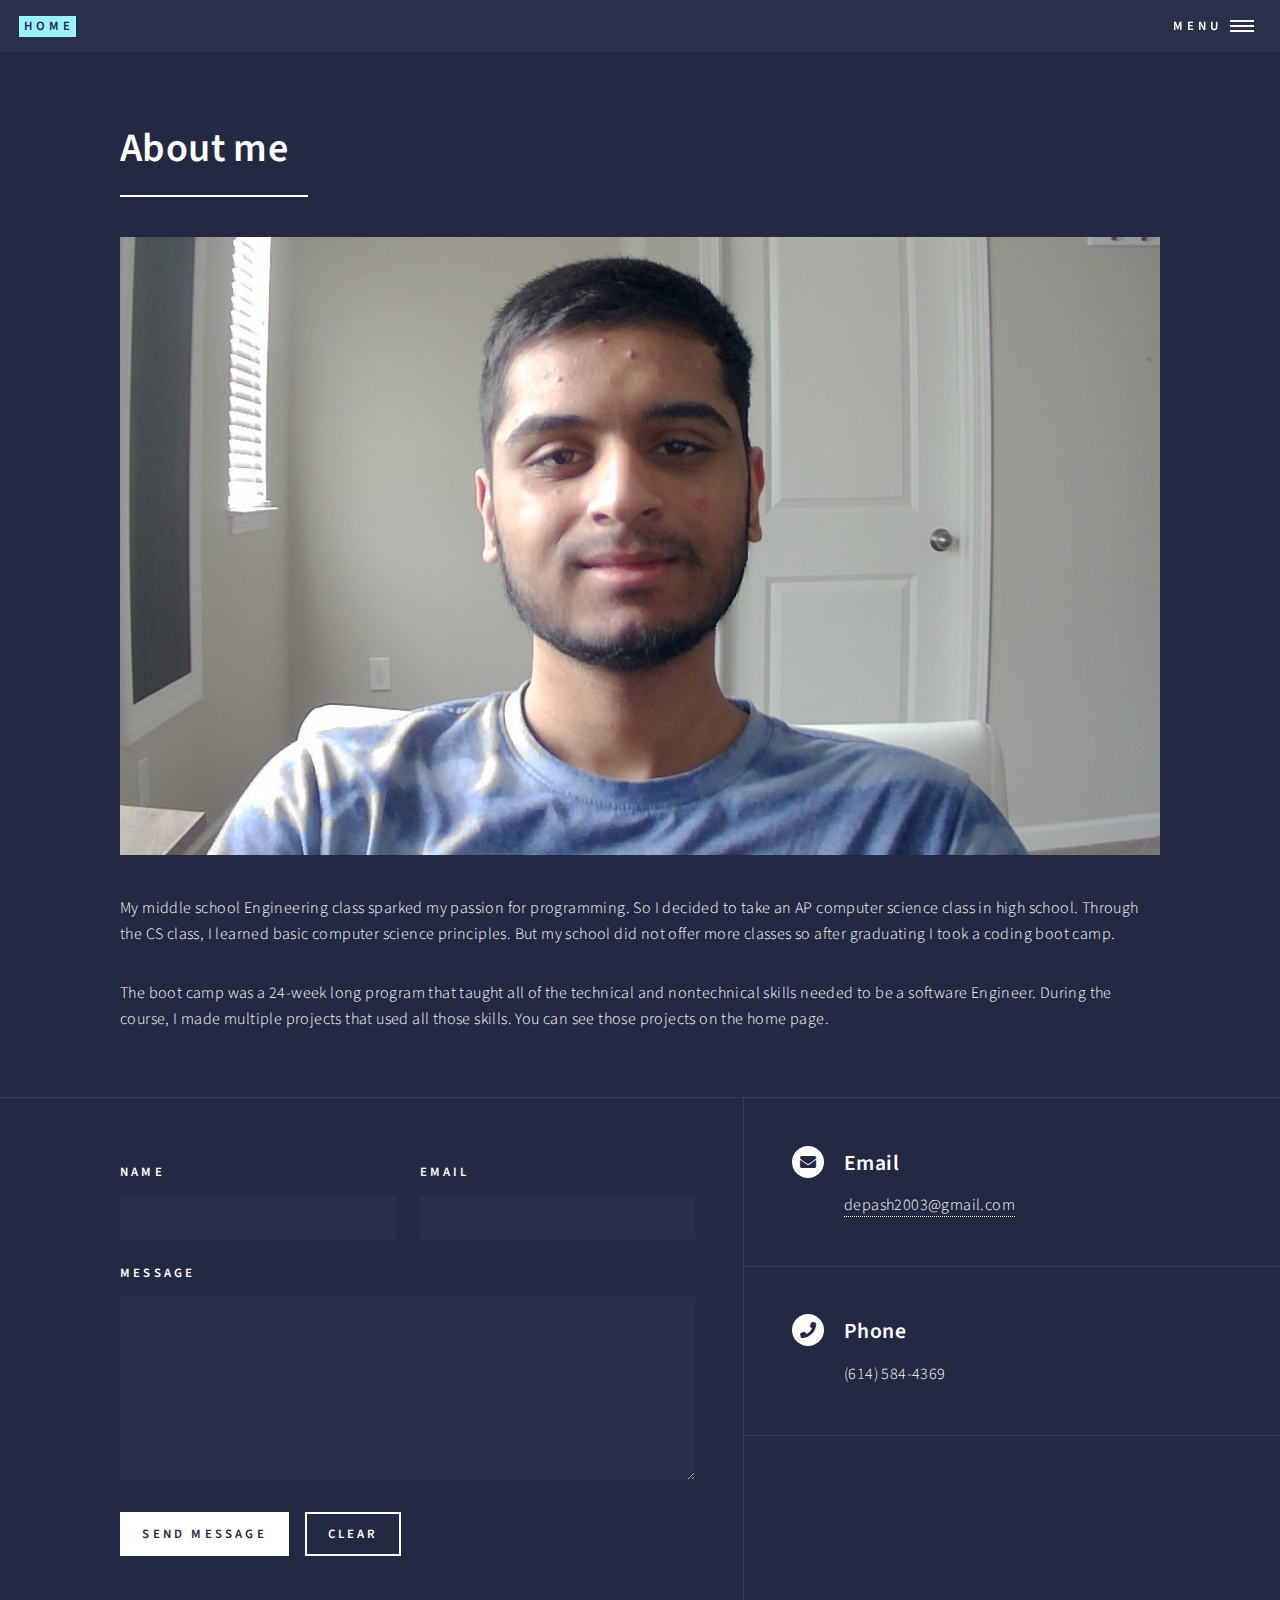
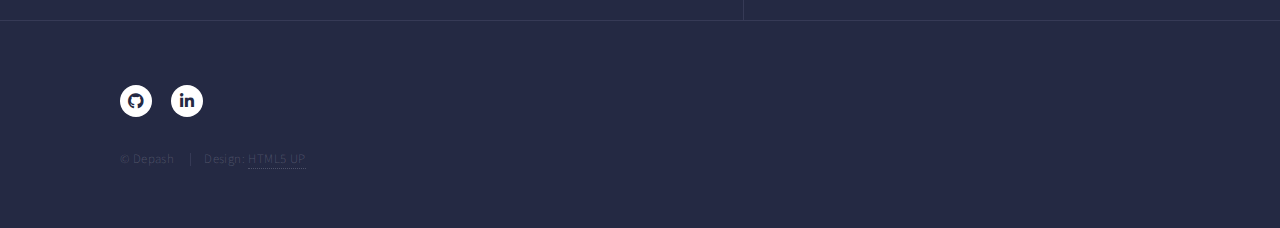
<file: aboutMe.html>
<!DOCTYPE HTML>
<!--
	Forty by HTML5 UP
	html5up.net | @ajlkn
	Free for personal and commercial use under the CCA 3.0 license (html5up.net/license)
-->
<html>

<head>
	<title>Depash Nepal</title>
	<meta charset="utf-8" />
	<meta name="viewport" content="width=device-width, initial-scale=1, user-scalable=no" />
	<link rel="stylesheet" href="assets/css/main.css" />
	<noscript>
		<link rel="stylesheet" href="assets/css/noscript.css" />
	</noscript>
</head>

<body class="is-preload">

	<!-- Wrapper -->
	<div id="wrapper">

		<!-- Header -->
		<header id="header">
			<a href="index.html" class="logo"><strong>Home</strong></a>
			<nav>
				<a href="#menu">Menu</a>
			</nav>
		</header>

		<!-- Menu -->
		<nav id="menu">
			<ul class="links">
				<li><a href="index.html">Home</a></li>
				<li><a href="aboutMe.html">About me</a></li>
				<!-- <li><a href="Korra.html">Korra</a></li>
				<li><a href="Commoji.html">Commoji</a></li>
				<li><a href="Pizzavio.html">Pizzavio</a></li> -->
			</ul>
		</nav>

		<!-- Main -->
		<div id="main" class="alt">

			<!-- One -->
			<section id="one">
				<div class="inner">
					<header class="major">
						<h1>About me</h1>
					</header>
					<span class="image main"><img src="images/pic11.jpg" alt="" /></span>
					<p>My middle school Engineering class sparked my passion for programming. So I decided to take an AP
						computer science class in high school. Through the CS class, I learned basic computer science
						principles. But my school did not offer more classes so after graduating I took a coding boot
						camp.</p>
					<p>The boot camp was a 24-week long program that taught all of the technical and nontechnical skills
						needed to be a software Engineer. During the course, I made multiple projects that used all
						those skills. You can see those projects on the home page.
					</p>
					<!-- <p>Interdum et malesuada fames ac ante ipsum primis in faucibus. Pellentesque venenatis dolor
						imperdiet dolor mattis sagittis. Praesent rutrum sem diam, vitae egestas enim auctor sit amet.
						Pellentesque leo mauris, consectetur id ipsum sit amet, fersapien risus, commodo eget turpis at,
						elementum convallis elit. Pellentesque enim turpis, hendrerit tristique lorem ipsum dolor.</p> -->
				</div>
			</section>

		</div>

		<!-- Contact -->
		<section id="contact">
			<div class="inner">
				<section>
					<form method="post" action="#">
						<div class="fields">
							<div class="field half">
								<label for="name">Name</label>
								<input type="text" name="name" id="name" />
							</div>
							<div class="field half">
								<label for="email">Email</label>
								<input type="text" name="email" id="email" />
							</div>
							<div class="field">
								<label for="message">Message</label>
								<textarea name="message" id="message" rows="6"></textarea>
							</div>
						</div>
						<ul class="actions">
							<li><input type="submit" value="Send Message" class="primary" /></li>
							<li><input type="reset" value="Clear" /></li>
						</ul>
					</form>
				</section>
				<section class="split">
					<section>
						<div class="contact-method">
							<span class="icon solid alt fa-envelope"></span>
							<h3>Email</h3>
							<a href="#">depash2003@gmail.com</a>
						</div>
					</section>
					<section>
						<div class="contact-method">
							<span class="icon solid alt fa-phone"></span>
							<h3>Phone</h3>
							<span>(614) 584-4369</span>
						</div>
					</section>
					<section>
					</section>
				</section>
			</div>
		</section>

		<!-- Footer -->
		<footer id="footer">
			<div class="inner">
				<ul class="icons">
					<li><a href="https://github.com/depash" target="_blank" rel="noreferrer"
							class="icon brands alt fa-github"><span class="label">GitHub</span></a></li>
					<li><a href="https://www.linkedin.com/in/depash-nepal-2aa64a226/" target="_blank" rel="noreferrer"
							class="icon brands alt fa-linkedin-in"><span class="label">LinkedIn</span></a></li>
				</ul>
				<ul class="copyright">
					<li>&copy; Depash</li>
					<li>Design: <a href="https://html5up.net">HTML5 UP</a></li>
				</ul>
			</div>
		</footer>

	</div>

	<!-- Scripts -->
	<script src="assets/js/jquery.min.js"></script>
	<script src="assets/js/jquery.scrolly.min.js"></script>
	<script src="assets/js/jquery.scrollex.min.js"></script>
	<script src="assets/js/browser.min.js"></script>
	<script src="assets/js/breakpoints.min.js"></script>
	<script src="assets/js/util.js"></script>
	<script src="assets/js/main.js"></script>

</body>

</html>
</file>
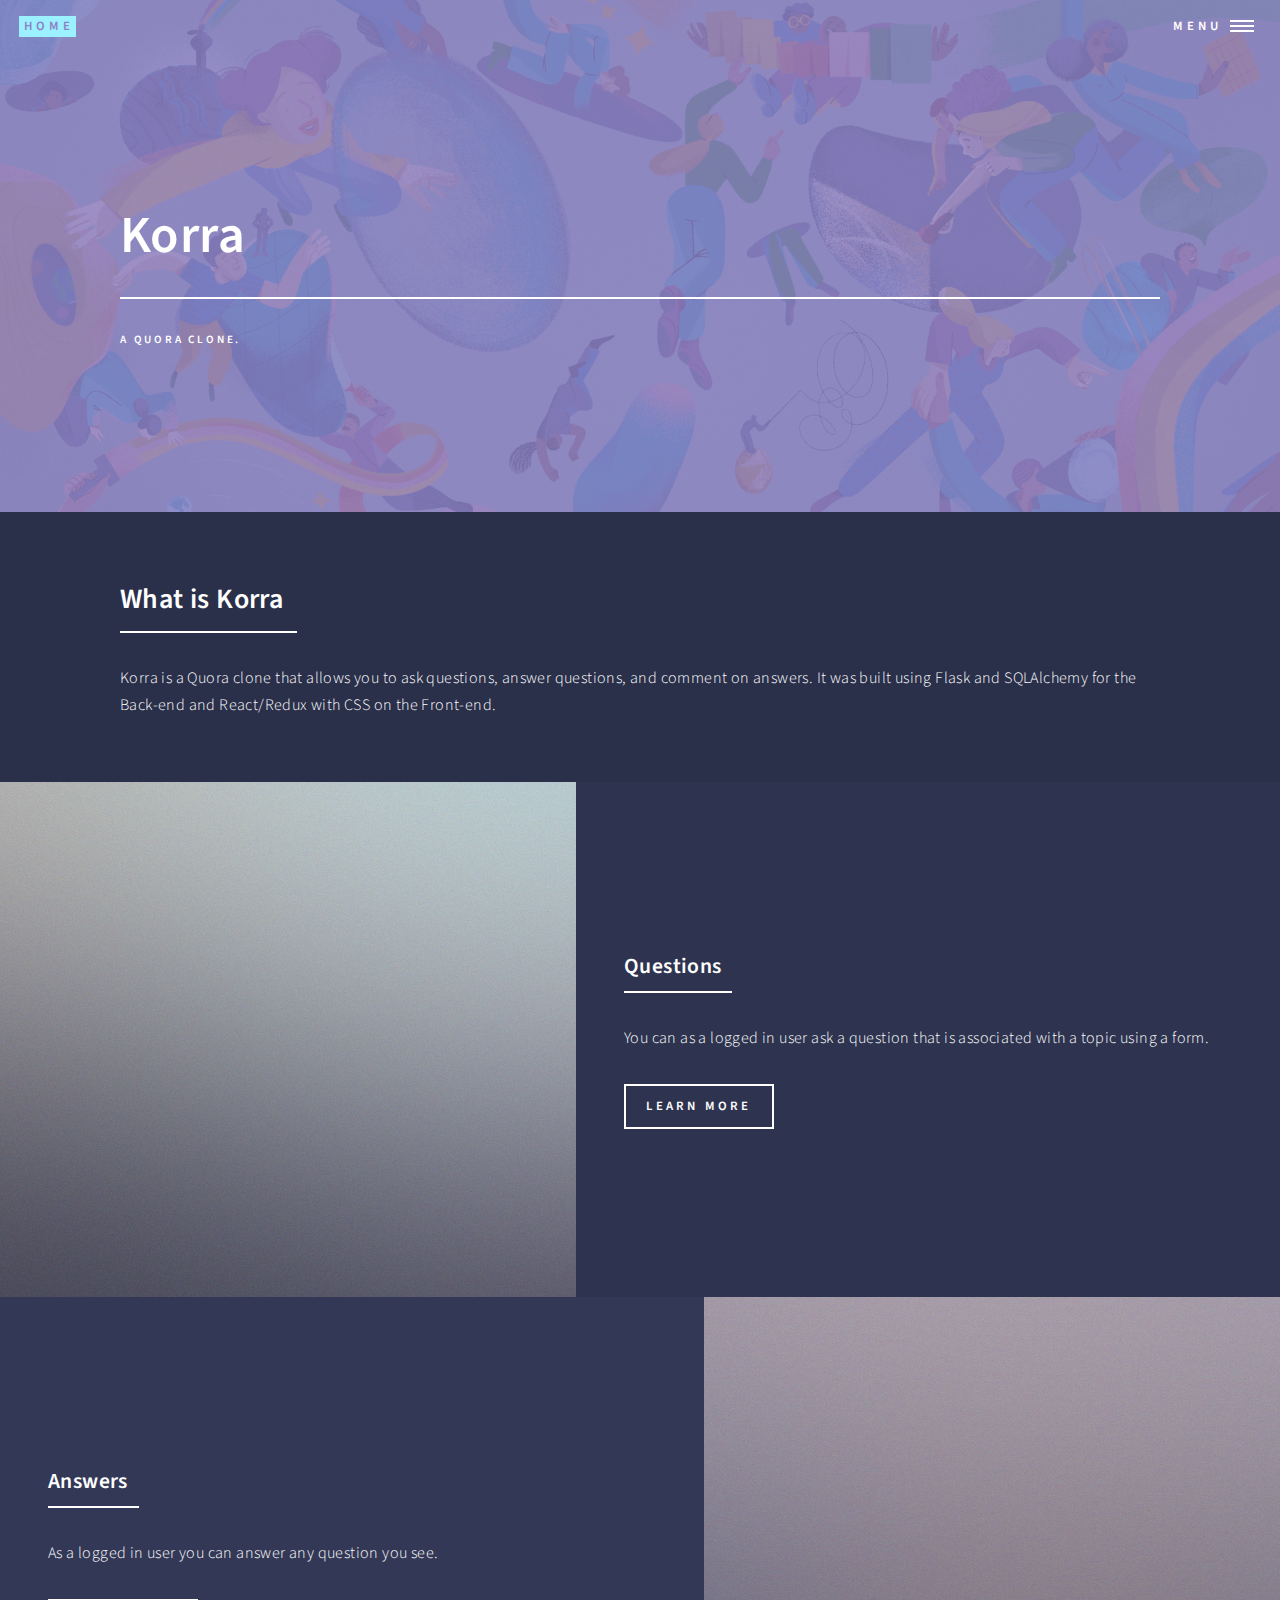
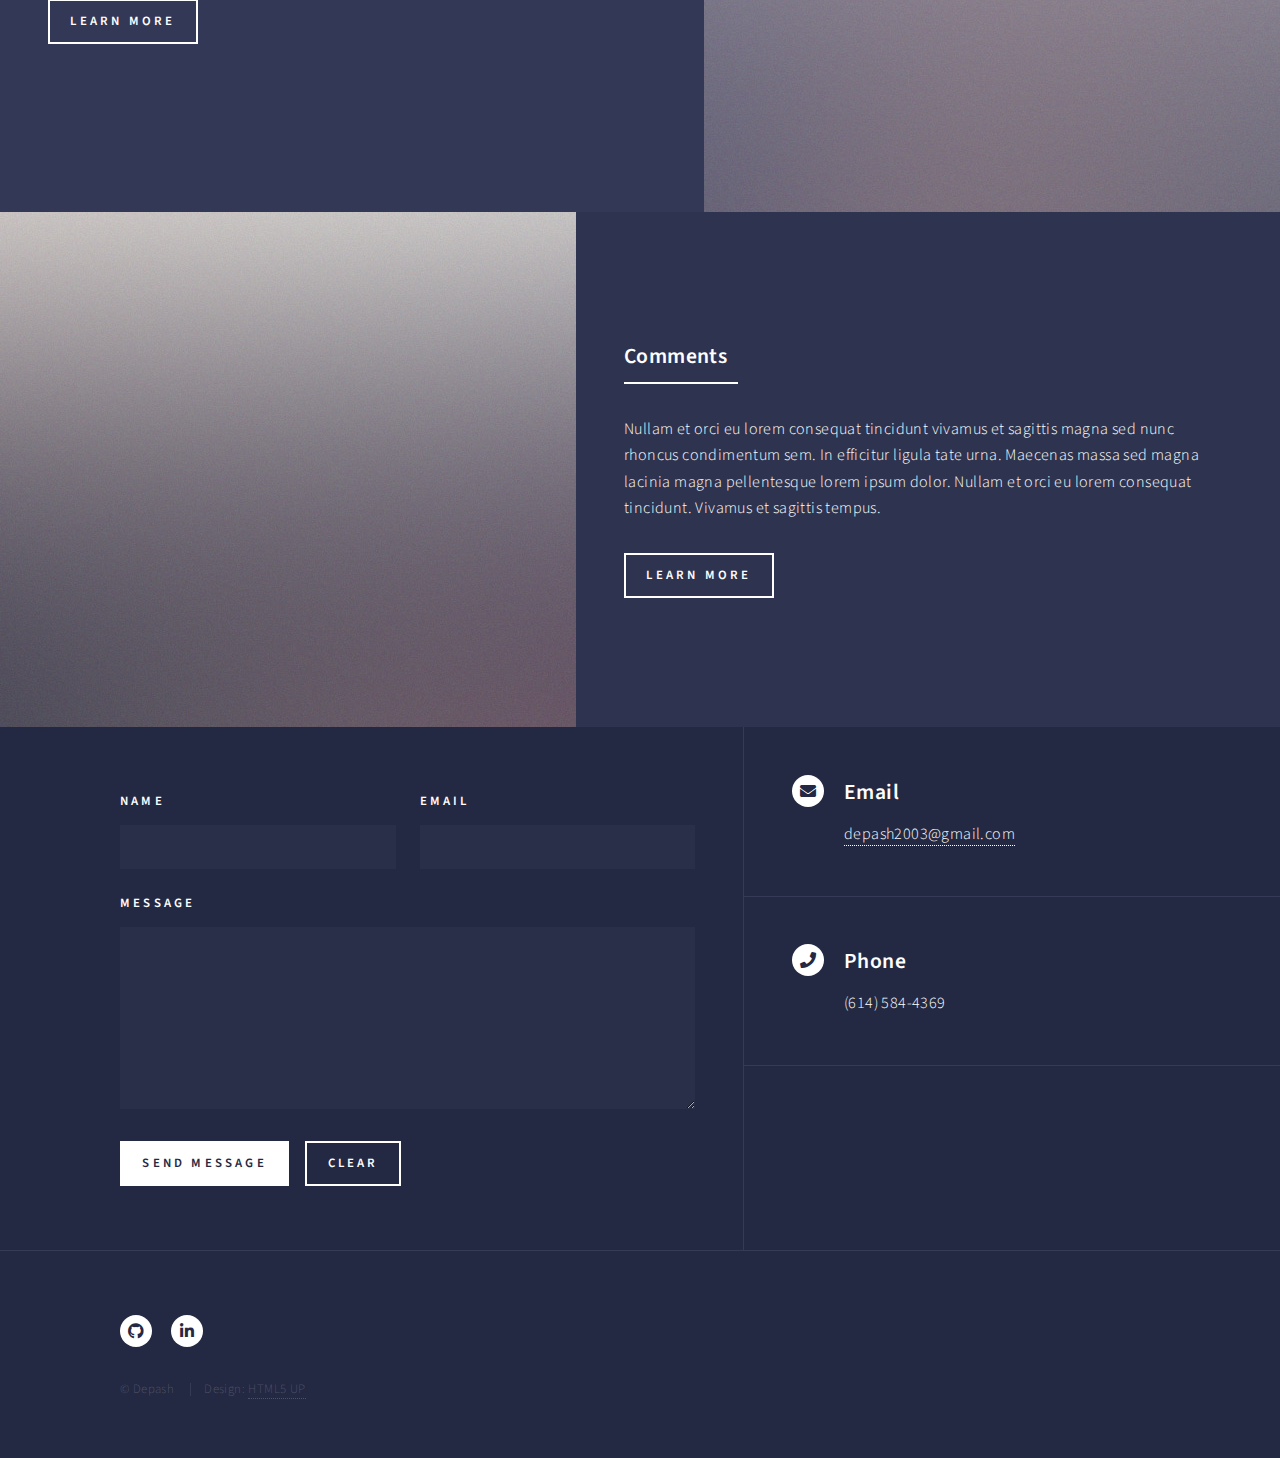
<file: Korra.html>
<!DOCTYPE HTML>
<!--
	Forty by HTML5 UP
	html5up.net | @ajlkn
	Free for personal and commercial use under the CCA 3.0 license (html5up.net/license)
-->
<html>

<head>
	<title>Depash Nepal</title>
	<meta charset="utf-8" />
	<meta name="viewport" content="width=device-width, initial-scale=1, user-scalable=no" />
	<link rel="stylesheet" href="assets/css/main.css" />
	<noscript>
		<link rel="stylesheet" href="assets/css/noscript.css" />
	</noscript>
</head>

<body class="is-preload">

	<!-- Wrapper -->
	<div id="wrapper">

		<!-- Header -->
		<!-- Note: The "styleN" class below should match that of the banner element. -->
		<header id="header" class="alt style2">
			<a href="index.html" class="logo"><strong>Home</strong></a>
			<nav>
				<a href="#menu">Menu</a>
			</nav>
		</header>

		<!-- Menu -->
		<nav id="menu">
			<ul class="links">
				<li><a href="index.html">Home</a></li>
				<li><a href="aboutMe.html">About me</a></li>
				<li><a href="Korra.html">Korra</a></li>
				<li><a href="Commoji.html">Commoji</a></li>
				<li><a href="Pizzavio.html">Pizzavio</a></li>
			</ul>
		</nav>

		<!-- Banner -->
		<!-- Note: The "styleN" class below should match that of the header element. -->
		<section id="banner" class="style2">
			<div class="inner">
				<span class="image">
					<img src="images/pic07.png" alt="" />
				</span>
				<header class="major">
					<h1>Korra</h1>
				</header>
				<div class="content">
					<p>A Quora clone.</p>
				</div>
			</div>
		</section>

		<!-- Main -->
		<div id="main">

			<!-- One -->
			<section id="one">
				<div class="inner">
					<header class="major">
						<h2>What is Korra</h2>
					</header>
					<p>Korra is a Quora clone that allows you to ask questions, answer questions, and comment on
						answers. It was built using Flask and SQLAlchemy for the Back-end and React/Redux with CSS on
						the Front-end.</p>
				</div>
			</section>

			<!-- Two -->
			<section id="two" class="spotlights">
				<section>
					<a href="https://korra-quora-clone.herokuapp.com" target="_blank" rel="noreferrer" class="image">
						<img src="images/pic08.jpg" alt="" data-position="center center" />
					</a>
					<div class="content">
						<div class="inner">
							<header class="major">
								<h3>Questions</h3>
							</header>
							<p>You can as a logged in user ask a question that is associated with a topic using a form.
							</p>
							<ul class="actions">
								<li><a href="https://korra-quora-clone.herokuapp.com" target="_blank" rel="noreferrer"
										class="button">Learn more</a></li>
							</ul>
						</div>
					</div>
				</section>
				<section>
					<a href="https://korra-quora-clone.herokuapp.com" target="_blank" rel="noreferrer" class="image">
						<img src="images/pic09.jpg" alt="" data-position="top center" />
					</a>
					<div class="content">
						<div class="inner">
							<header class="major">
								<h3>Answers</h3>
							</header>
							<p>As a logged in user you can answer any question you see.</p>
							<ul class="actions">
								<li><a href="https://korra-quora-clone.herokuapp.com" target="_blank" rel="noreferrer"
										class="button">Learn more</a></li>
							</ul>
						</div>
					</div>
				</section>
				<section>
					<a href="https://korra-quora-clone.herokuapp.com" target="_blank" rel="noreferrer" class="image">
						<img src="images/pic10.jpg" alt="" data-position="25% 25%" />
					</a>
					<div class="content">
						<div class="inner">
							<header class="major">
								<h3>Comments</h3>
							</header>
							<p>Nullam et orci eu lorem consequat tincidunt vivamus et sagittis magna sed nunc rhoncus
								condimentum sem. In efficitur ligula tate urna. Maecenas massa sed magna lacinia magna
								pellentesque lorem ipsum dolor. Nullam et orci eu lorem consequat tincidunt. Vivamus et
								sagittis tempus.</p>
							<ul class="actions">
								<li><a href="https://korra-quora-clone.herokuapp.com" target="_blank" rel="noreferrer"
										class="button">Learn more</a></li>
							</ul>
						</div>
					</div>
				</section>
			</section>

			<!-- Three -->
			<!-- <section id="three">
				<div class="inner">
					<header class="major">
						<h2>Massa libero</h2>
					</header>
					<p>Nullam et orci eu lorem consequat tincidunt vivamus et sagittis libero. Mauris aliquet magna
						magna sed nunc rhoncus pharetra. Pellentesque condimentum sem. In efficitur ligula tate urna.
						Maecenas laoreet massa vel lacinia pellentesque lorem ipsum dolor. Nullam et orci eu lorem
						consequat tincidunt. Vivamus et sagittis libero. Mauris aliquet magna magna sed nunc rhoncus
						amet pharetra et feugiat tempus.</p> -->
			<!-- <ul class="actions">
						<li><a href="generic.html" class="button next">Get Started</a></li>
					</ul> -->
			<!-- </div>
			</section> -->

		</div>

		<!-- Contact -->
		<section id="contact">
			<div class="inner">
				<section>
					<form method="post" action="#">
						<div class="fields">
							<div class="field half">
								<label for="name">Name</label>
								<input type="text" name="name" id="name" />
							</div>
							<div class="field half">
								<label for="email">Email</label>
								<input type="text" name="email" id="email" />
							</div>
							<div class="field">
								<label for="message">Message</label>
								<textarea name="message" id="message" rows="6"></textarea>
							</div>
						</div>
						<ul class="actions">
							<li><input type="submit" value="Send Message" class="primary" /></li>
							<li><input type="reset" value="Clear" /></li>
						</ul>
					</form>
				</section>
				<section class="split">
					<section>
						<div class="contact-method">
							<span class="icon solid alt fa-envelope"></span>
							<h3>Email</h3>
							<a href="#">depash2003@gmail.com</a>
						</div>
					</section>
					<section>
						<div class="contact-method">
							<span class="icon solid alt fa-phone"></span>
							<h3>Phone</h3>
							<span>(614) 584-4369</span>
						</div>
					</section>
					<section>
					</section>
				</section>
			</div>
		</section>

		<!-- Footer -->
		<footer id="footer">
			<div class="inner">
				<ul class="icons">
					<li><a href="https://github.com/depash" target="_blank" rel="noreferrer"
							class="icon brands alt fa-github"><span class="label">GitHub</span></a></li>
					<li><a href="https://www.linkedin.com/in/depash-nepal-2aa64a226/" target="_blank" rel="noreferrer"
							class="icon brands alt fa-linkedin-in"><span class="label">LinkedIn</span></a></li>
				</ul>
				<ul class="copyright">
					<li>&copy; Depash</li>
					<li>Design: <a href="https://html5up.net">HTML5 UP</a></li>
				</ul>
			</div>
		</footer>

	</div>

	<!-- Scripts -->
	<script src="assets/js/jquery.min.js"></script>
	<script src="assets/js/jquery.scrolly.min.js"></script>
	<script src="assets/js/jquery.scrollex.min.js"></script>
	<script src="assets/js/browser.min.js"></script>
	<script src="assets/js/breakpoints.min.js"></script>
	<script src="assets/js/util.js"></script>
	<script src="assets/js/main.js"></script>

</body>

</html>
</file>
<file: assets/css/noscript.css>
/*
	Forty by HTML5 UP
	html5up.net | @ajlkn
	Free for personal and commercial use under the CCA 3.0 license (html5up.net/license)
*/

/* Banner */

	body.is-preload #banner:after {
		opacity: 0.85;
	}

	body.is-preload #banner > .inner {
		-moz-filter: none;
		-webkit-filter: none;
		-ms-filter: none;
		filter: none;
		-moz-transform: none;
		-webkit-transform: none;
		-ms-transform: none;
		transform: none;
		opacity: 1;
	}
</file>
<file: assets/css/main.css>
@import url(fontawesome-all.min.css);
@import url("https://fonts.googleapis.com/css?family=Source+Sans+Pro:300,300italic,600,600italic");

/*
	Forty by HTML5 UP
	html5up.net | @ajlkn
	Free for personal and commercial use under the CCA 3.0 license (html5up.net/license)
*/

html, body, div, span, applet, object,
iframe, h1, h2, h3, h4, h5, h6, p, blockquote,
pre, a, abbr, acronym, address, big, cite,
code, del, dfn, em, img, ins, kbd, q, s, samp,
small, strike, strong, sub, sup, tt, var, b,
u, i, center, dl, dt, dd, ol, ul, li, fieldset,
form, label, legend, table, caption, tbody,
tfoot, thead, tr, th, td, article, aside,
canvas, details, embed, figure, figcaption,
footer, header, hgroup, menu, nav, output, ruby,
section, summary, time, mark, audio, video {
	margin: 0;
	padding: 0;
	border: 0;
	font-size: 100%;
	font: inherit;
	vertical-align: baseline;}

article, aside, details, figcaption, figure,
footer, header, hgroup, menu, nav, section {
	display: block;}

body {
	line-height: 1;
}

ol, ul {
	list-style: none;
}

blockquote, q {
	quotes: none;
}

	blockquote:before, blockquote:after, q:before, q:after {
		content: '';
		content: none;
	}

table {
	border-collapse: collapse;
	border-spacing: 0;
}

body {
	-webkit-text-size-adjust: none;
}

mark {
	background-color: transparent;
	color: inherit;
}

input::-moz-focus-inner {
	border: 0;
	padding: 0;
}

input, select, textarea {
	-moz-appearance: none;
	-webkit-appearance: none;
	-ms-appearance: none;
	appearance: none;
}

/* Basic */

	@-ms-viewport {
		width: device-width;
	}

	body {
		-ms-overflow-style: scrollbar;
	}

	@media screen and (max-width: 480px) {

		html, body {
			min-width: 320px;
		}

	}

	html {
		box-sizing: border-box;
	}

	*, *:before, *:after {
		box-sizing: inherit;
	}

	body {
		background: #242943;
	}

		body.is-preload *, body.is-preload *:before, body.is-preload *:after {
			-moz-animation: none !important;
			-webkit-animation: none !important;
			-ms-animation: none !important;
			animation: none !important;
			-moz-transition: none !important;
			-webkit-transition: none !important;
			-ms-transition: none !important;
			transition: none !important;
		}

/* Type */

	body, input, select, textarea {
		color: #ffffff;
		font-family: "Source Sans Pro", Helvetica, sans-serif;
		font-size: 17pt;
		font-weight: 300;
		letter-spacing: 0.025em;
		line-height: 1.65;
	}

		@media screen and (max-width: 1680px) {

			body, input, select, textarea {
				font-size: 14pt;
			}

		}

		@media screen and (max-width: 1280px) {

			body, input, select, textarea {
				font-size: 12pt;
			}

		}

		@media screen and (max-width: 360px) {

			body, input, select, textarea {
				font-size: 11pt;
			}

		}

	a {
		-moz-transition: color 0.2s ease-in-out, border-bottom-color 0.2s ease-in-out;
		-webkit-transition: color 0.2s ease-in-out, border-bottom-color 0.2s ease-in-out;
		-ms-transition: color 0.2s ease-in-out, border-bottom-color 0.2s ease-in-out;
		transition: color 0.2s ease-in-out, border-bottom-color 0.2s ease-in-out;
		border-bottom: dotted 1px;
		color: inherit;
		text-decoration: none;
	}

		a:hover {
			border-bottom-color: transparent;
			color: #9bf1ff !important;
		}

		a:active {
			color: #53e3fb !important;
		}

	strong, b {
		color: #ffffff;
		font-weight: 600;
	}

	em, i {
		font-style: italic;
	}

	p {
		margin: 0 0 2em 0;
	}

	h1, h2, h3, h4, h5, h6 {
		color: #ffffff;
		font-weight: 600;
		line-height: 1.65;
		margin: 0 0 1em 0;
	}

		h1 a, h2 a, h3 a, h4 a, h5 a, h6 a {
			color: inherit;
			border-bottom: 0;
		}

	h1 {
		font-size: 2.5em;
	}

	h2 {
		font-size: 1.75em;
	}

	h3 {
		font-size: 1.35em;
	}

	h4 {
		font-size: 1.1em;
	}

	h5 {
		font-size: 0.9em;
	}

	h6 {
		font-size: 0.7em;
	}

	@media screen and (max-width: 736px) {

		h1 {
			font-size: 2em;
		}

		h2 {
			font-size: 1.5em;
		}

		h3 {
			font-size: 1.25em;
		}

	}

	sub {
		font-size: 0.8em;
		position: relative;
		top: 0.5em;
	}

	sup {
		font-size: 0.8em;
		position: relative;
		top: -0.5em;
	}

	blockquote {
		border-left: solid 4px rgba(212, 212, 255, 0.1);
		font-style: italic;
		margin: 0 0 2em 0;
		padding: 0.5em 0 0.5em 2em;
	}

	code {
		background: rgba(212, 212, 255, 0.035);
		font-family: "Courier New", monospace;
		font-size: 0.9em;
		margin: 0 0.25em;
		padding: 0.25em 0.65em;
	}

	pre {
		-webkit-overflow-scrolling: touch;
		font-family: "Courier New", monospace;
		font-size: 0.9em;
		margin: 0 0 2em 0;
	}

		pre code {
			display: block;
			line-height: 1.75;
			padding: 1em 1.5em;
			overflow-x: auto;
		}

	hr {
		border: 0;
		border-bottom: solid 1px rgba(212, 212, 255, 0.1);
		margin: 2em 0;
	}

		hr.major {
			margin: 3em 0;
		}

	.align-left {
		text-align: left;
	}

	.align-center {
		text-align: center;
	}

	.align-right {
		text-align: right;
	}

/* Row */

	.row {
		display: flex;
		flex-wrap: wrap;
		box-sizing: border-box;
		align-items: stretch;
	}

		.row > * {
			box-sizing: border-box;
		}

		.row.gtr-uniform > * > :last-child {
			margin-bottom: 0;
		}

		.row.aln-left {
			justify-content: flex-start;
		}

		.row.aln-center {
			justify-content: center;
		}

		.row.aln-right {
			justify-content: flex-end;
		}

		.row.aln-top {
			align-items: flex-start;
		}

		.row.aln-middle {
			align-items: center;
		}

		.row.aln-bottom {
			align-items: flex-end;
		}

		.row > .imp {
			order: -1;
		}

		.row > .col-1 {
			width: 8.33333%;
		}

		.row > .off-1 {
			margin-left: 8.33333%;
		}

		.row > .col-2 {
			width: 16.66667%;
		}

		.row > .off-2 {
			margin-left: 16.66667%;
		}

		.row > .col-3 {
			width: 25%;
		}

		.row > .off-3 {
			margin-left: 25%;
		}

		.row > .col-4 {
			width: 33.33333%;
		}

		.row > .off-4 {
			margin-left: 33.33333%;
		}

		.row > .col-5 {
			width: 41.66667%;
		}

		.row > .off-5 {
			margin-left: 41.66667%;
		}

		.row > .col-6 {
			width: 50%;
		}

		.row > .off-6 {
			margin-left: 50%;
		}

		.row > .col-7 {
			width: 58.33333%;
		}

		.row > .off-7 {
			margin-left: 58.33333%;
		}

		.row > .col-8 {
			width: 66.66667%;
		}

		.row > .off-8 {
			margin-left: 66.66667%;
		}

		.row > .col-9 {
			width: 75%;
		}

		.row > .off-9 {
			margin-left: 75%;
		}

		.row > .col-10 {
			width: 83.33333%;
		}

		.row > .off-10 {
			margin-left: 83.33333%;
		}

		.row > .col-11 {
			width: 91.66667%;
		}

		.row > .off-11 {
			margin-left: 91.66667%;
		}

		.row > .col-12 {
			width: 100%;
		}

		.row > .off-12 {
			margin-left: 100%;
		}

		.row.gtr-0 {
			margin-top: 0;
			margin-left: 0em;
		}

			.row.gtr-0 > * {
				padding: 0 0 0 0em;
			}

			.row.gtr-0.gtr-uniform {
				margin-top: 0em;
			}

				.row.gtr-0.gtr-uniform > * {
					padding-top: 0em;
				}

		.row.gtr-25 {
			margin-top: 0;
			margin-left: -0.5em;
		}

			.row.gtr-25 > * {
				padding: 0 0 0 0.5em;
			}

			.row.gtr-25.gtr-uniform {
				margin-top: -0.5em;
			}

				.row.gtr-25.gtr-uniform > * {
					padding-top: 0.5em;
				}

		.row.gtr-50 {
			margin-top: 0;
			margin-left: -1em;
		}

			.row.gtr-50 > * {
				padding: 0 0 0 1em;
			}

			.row.gtr-50.gtr-uniform {
				margin-top: -1em;
			}

				.row.gtr-50.gtr-uniform > * {
					padding-top: 1em;
				}

		.row {
			margin-top: 0;
			margin-left: -2em;
		}

			.row > * {
				padding: 0 0 0 2em;
			}

			.row.gtr-uniform {
				margin-top: -2em;
			}

				.row.gtr-uniform > * {
					padding-top: 2em;
				}

		.row.gtr-150 {
			margin-top: 0;
			margin-left: -3em;
		}

			.row.gtr-150 > * {
				padding: 0 0 0 3em;
			}

			.row.gtr-150.gtr-uniform {
				margin-top: -3em;
			}

				.row.gtr-150.gtr-uniform > * {
					padding-top: 3em;
				}

		.row.gtr-200 {
			margin-top: 0;
			margin-left: -4em;
		}

			.row.gtr-200 > * {
				padding: 0 0 0 4em;
			}

			.row.gtr-200.gtr-uniform {
				margin-top: -4em;
			}

				.row.gtr-200.gtr-uniform > * {
					padding-top: 4em;
				}

		@media screen and (max-width: 1680px) {

			.row {
				display: flex;
				flex-wrap: wrap;
				box-sizing: border-box;
				align-items: stretch;
			}

				.row > * {
					box-sizing: border-box;
				}

				.row.gtr-uniform > * > :last-child {
					margin-bottom: 0;
				}

				.row.aln-left {
					justify-content: flex-start;
				}

				.row.aln-center {
					justify-content: center;
				}

				.row.aln-right {
					justify-content: flex-end;
				}

				.row.aln-top {
					align-items: flex-start;
				}

				.row.aln-middle {
					align-items: center;
				}

				.row.aln-bottom {
					align-items: flex-end;
				}

				.row > .imp-xlarge {
					order: -1;
				}

				.row > .col-1-xlarge {
					width: 8.33333%;
				}

				.row > .off-1-xlarge {
					margin-left: 8.33333%;
				}

				.row > .col-2-xlarge {
					width: 16.66667%;
				}

				.row > .off-2-xlarge {
					margin-left: 16.66667%;
				}

				.row > .col-3-xlarge {
					width: 25%;
				}

				.row > .off-3-xlarge {
					margin-left: 25%;
				}

				.row > .col-4-xlarge {
					width: 33.33333%;
				}

				.row > .off-4-xlarge {
					margin-left: 33.33333%;
				}

				.row > .col-5-xlarge {
					width: 41.66667%;
				}

				.row > .off-5-xlarge {
					margin-left: 41.66667%;
				}

				.row > .col-6-xlarge {
					width: 50%;
				}

				.row > .off-6-xlarge {
					margin-left: 50%;
				}

				.row > .col-7-xlarge {
					width: 58.33333%;
				}

				.row > .off-7-xlarge {
					margin-left: 58.33333%;
				}

				.row > .col-8-xlarge {
					width: 66.66667%;
				}

				.row > .off-8-xlarge {
					margin-left: 66.66667%;
				}

				.row > .col-9-xlarge {
					width: 75%;
				}

				.row > .off-9-xlarge {
					margin-left: 75%;
				}

				.row > .col-10-xlarge {
					width: 83.33333%;
				}

				.row > .off-10-xlarge {
					margin-left: 83.33333%;
				}

				.row > .col-11-xlarge {
					width: 91.66667%;
				}

				.row > .off-11-xlarge {
					margin-left: 91.66667%;
				}

				.row > .col-12-xlarge {
					width: 100%;
				}

				.row > .off-12-xlarge {
					margin-left: 100%;
				}

				.row.gtr-0 {
					margin-top: 0;
					margin-left: 0em;
				}

					.row.gtr-0 > * {
						padding: 0 0 0 0em;
					}

					.row.gtr-0.gtr-uniform {
						margin-top: 0em;
					}

						.row.gtr-0.gtr-uniform > * {
							padding-top: 0em;
						}

				.row.gtr-25 {
					margin-top: 0;
					margin-left: -0.5em;
				}

					.row.gtr-25 > * {
						padding: 0 0 0 0.5em;
					}

					.row.gtr-25.gtr-uniform {
						margin-top: -0.5em;
					}

						.row.gtr-25.gtr-uniform > * {
							padding-top: 0.5em;
						}

				.row.gtr-50 {
					margin-top: 0;
					margin-left: -1em;
				}

					.row.gtr-50 > * {
						padding: 0 0 0 1em;
					}

					.row.gtr-50.gtr-uniform {
						margin-top: -1em;
					}

						.row.gtr-50.gtr-uniform > * {
							padding-top: 1em;
						}

				.row {
					margin-top: 0;
					margin-left: -2em;
				}

					.row > * {
						padding: 0 0 0 2em;
					}

					.row.gtr-uniform {
						margin-top: -2em;
					}

						.row.gtr-uniform > * {
							padding-top: 2em;
						}

				.row.gtr-150 {
					margin-top: 0;
					margin-left: -3em;
				}

					.row.gtr-150 > * {
						padding: 0 0 0 3em;
					}

					.row.gtr-150.gtr-uniform {
						margin-top: -3em;
					}

						.row.gtr-150.gtr-uniform > * {
							padding-top: 3em;
						}

				.row.gtr-200 {
					margin-top: 0;
					margin-left: -4em;
				}

					.row.gtr-200 > * {
						padding: 0 0 0 4em;
					}

					.row.gtr-200.gtr-uniform {
						margin-top: -4em;
					}

						.row.gtr-200.gtr-uniform > * {
							padding-top: 4em;
						}

		}

		@media screen and (max-width: 1280px) {

			.row {
				display: flex;
				flex-wrap: wrap;
				box-sizing: border-box;
				align-items: stretch;
			}

				.row > * {
					box-sizing: border-box;
				}

				.row.gtr-uniform > * > :last-child {
					margin-bottom: 0;
				}

				.row.aln-left {
					justify-content: flex-start;
				}

				.row.aln-center {
					justify-content: center;
				}

				.row.aln-right {
					justify-content: flex-end;
				}

				.row.aln-top {
					align-items: flex-start;
				}

				.row.aln-middle {
					align-items: center;
				}

				.row.aln-bottom {
					align-items: flex-end;
				}

				.row > .imp-large {
					order: -1;
				}

				.row > .col-1-large {
					width: 8.33333%;
				}

				.row > .off-1-large {
					margin-left: 8.33333%;
				}

				.row > .col-2-large {
					width: 16.66667%;
				}

				.row > .off-2-large {
					margin-left: 16.66667%;
				}

				.row > .col-3-large {
					width: 25%;
				}

				.row > .off-3-large {
					margin-left: 25%;
				}

				.row > .col-4-large {
					width: 33.33333%;
				}

				.row > .off-4-large {
					margin-left: 33.33333%;
				}

				.row > .col-5-large {
					width: 41.66667%;
				}

				.row > .off-5-large {
					margin-left: 41.66667%;
				}

				.row > .col-6-large {
					width: 50%;
				}

				.row > .off-6-large {
					margin-left: 50%;
				}

				.row > .col-7-large {
					width: 58.33333%;
				}

				.row > .off-7-large {
					margin-left: 58.33333%;
				}

				.row > .col-8-large {
					width: 66.66667%;
				}

				.row > .off-8-large {
					margin-left: 66.66667%;
				}

				.row > .col-9-large {
					width: 75%;
				}

				.row > .off-9-large {
					margin-left: 75%;
				}

				.row > .col-10-large {
					width: 83.33333%;
				}

				.row > .off-10-large {
					margin-left: 83.33333%;
				}

				.row > .col-11-large {
					width: 91.66667%;
				}

				.row > .off-11-large {
					margin-left: 91.66667%;
				}

				.row > .col-12-large {
					width: 100%;
				}

				.row > .off-12-large {
					margin-left: 100%;
				}

				.row.gtr-0 {
					margin-top: 0;
					margin-left: 0em;
				}

					.row.gtr-0 > * {
						padding: 0 0 0 0em;
					}

					.row.gtr-0.gtr-uniform {
						margin-top: 0em;
					}

						.row.gtr-0.gtr-uniform > * {
							padding-top: 0em;
						}

				.row.gtr-25 {
					margin-top: 0;
					margin-left: -0.375em;
				}

					.row.gtr-25 > * {
						padding: 0 0 0 0.375em;
					}

					.row.gtr-25.gtr-uniform {
						margin-top: -0.375em;
					}

						.row.gtr-25.gtr-uniform > * {
							padding-top: 0.375em;
						}

				.row.gtr-50 {
					margin-top: 0;
					margin-left: -0.75em;
				}

					.row.gtr-50 > * {
						padding: 0 0 0 0.75em;
					}

					.row.gtr-50.gtr-uniform {
						margin-top: -0.75em;
					}

						.row.gtr-50.gtr-uniform > * {
							padding-top: 0.75em;
						}

				.row {
					margin-top: 0;
					margin-left: -1.5em;
				}

					.row > * {
						padding: 0 0 0 1.5em;
					}

					.row.gtr-uniform {
						margin-top: -1.5em;
					}

						.row.gtr-uniform > * {
							padding-top: 1.5em;
						}

				.row.gtr-150 {
					margin-top: 0;
					margin-left: -2.25em;
				}

					.row.gtr-150 > * {
						padding: 0 0 0 2.25em;
					}

					.row.gtr-150.gtr-uniform {
						margin-top: -2.25em;
					}

						.row.gtr-150.gtr-uniform > * {
							padding-top: 2.25em;
						}

				.row.gtr-200 {
					margin-top: 0;
					margin-left: -3em;
				}

					.row.gtr-200 > * {
						padding: 0 0 0 3em;
					}

					.row.gtr-200.gtr-uniform {
						margin-top: -3em;
					}

						.row.gtr-200.gtr-uniform > * {
							padding-top: 3em;
						}

		}

		@media screen and (max-width: 980px) {

			.row {
				display: flex;
				flex-wrap: wrap;
				box-sizing: border-box;
				align-items: stretch;
			}

				.row > * {
					box-sizing: border-box;
				}

				.row.gtr-uniform > * > :last-child {
					margin-bottom: 0;
				}

				.row.aln-left {
					justify-content: flex-start;
				}

				.row.aln-center {
					justify-content: center;
				}

				.row.aln-right {
					justify-content: flex-end;
				}

				.row.aln-top {
					align-items: flex-start;
				}

				.row.aln-middle {
					align-items: center;
				}

				.row.aln-bottom {
					align-items: flex-end;
				}

				.row > .imp-medium {
					order: -1;
				}

				.row > .col-1-medium {
					width: 8.33333%;
				}

				.row > .off-1-medium {
					margin-left: 8.33333%;
				}

				.row > .col-2-medium {
					width: 16.66667%;
				}

				.row > .off-2-medium {
					margin-left: 16.66667%;
				}

				.row > .col-3-medium {
					width: 25%;
				}

				.row > .off-3-medium {
					margin-left: 25%;
				}

				.row > .col-4-medium {
					width: 33.33333%;
				}

				.row > .off-4-medium {
					margin-left: 33.33333%;
				}

				.row > .col-5-medium {
					width: 41.66667%;
				}

				.row > .off-5-medium {
					margin-left: 41.66667%;
				}

				.row > .col-6-medium {
					width: 50%;
				}

				.row > .off-6-medium {
					margin-left: 50%;
				}

				.row > .col-7-medium {
					width: 58.33333%;
				}

				.row > .off-7-medium {
					margin-left: 58.33333%;
				}

				.row > .col-8-medium {
					width: 66.66667%;
				}

				.row > .off-8-medium {
					margin-left: 66.66667%;
				}

				.row > .col-9-medium {
					width: 75%;
				}

				.row > .off-9-medium {
					margin-left: 75%;
				}

				.row > .col-10-medium {
					width: 83.33333%;
				}

				.row > .off-10-medium {
					margin-left: 83.33333%;
				}

				.row > .col-11-medium {
					width: 91.66667%;
				}

				.row > .off-11-medium {
					margin-left: 91.66667%;
				}

				.row > .col-12-medium {
					width: 100%;
				}

				.row > .off-12-medium {
					margin-left: 100%;
				}

				.row.gtr-0 {
					margin-top: 0;
					margin-left: 0em;
				}

					.row.gtr-0 > * {
						padding: 0 0 0 0em;
					}

					.row.gtr-0.gtr-uniform {
						margin-top: 0em;
					}

						.row.gtr-0.gtr-uniform > * {
							padding-top: 0em;
						}

				.row.gtr-25 {
					margin-top: 0;
					margin-left: -0.375em;
				}

					.row.gtr-25 > * {
						padding: 0 0 0 0.375em;
					}

					.row.gtr-25.gtr-uniform {
						margin-top: -0.375em;
					}

						.row.gtr-25.gtr-uniform > * {
							padding-top: 0.375em;
						}

				.row.gtr-50 {
					margin-top: 0;
					margin-left: -0.75em;
				}

					.row.gtr-50 > * {
						padding: 0 0 0 0.75em;
					}

					.row.gtr-50.gtr-uniform {
						margin-top: -0.75em;
					}

						.row.gtr-50.gtr-uniform > * {
							padding-top: 0.75em;
						}

				.row {
					margin-top: 0;
					margin-left: -1.5em;
				}

					.row > * {
						padding: 0 0 0 1.5em;
					}

					.row.gtr-uniform {
						margin-top: -1.5em;
					}

						.row.gtr-uniform > * {
							padding-top: 1.5em;
						}

				.row.gtr-150 {
					margin-top: 0;
					margin-left: -2.25em;
				}

					.row.gtr-150 > * {
						padding: 0 0 0 2.25em;
					}

					.row.gtr-150.gtr-uniform {
						margin-top: -2.25em;
					}

						.row.gtr-150.gtr-uniform > * {
							padding-top: 2.25em;
						}

				.row.gtr-200 {
					margin-top: 0;
					margin-left: -3em;
				}

					.row.gtr-200 > * {
						padding: 0 0 0 3em;
					}

					.row.gtr-200.gtr-uniform {
						margin-top: -3em;
					}

						.row.gtr-200.gtr-uniform > * {
							padding-top: 3em;
						}

		}

		@media screen and (max-width: 736px) {

			.row {
				display: flex;
				flex-wrap: wrap;
				box-sizing: border-box;
				align-items: stretch;
			}

				.row > * {
					box-sizing: border-box;
				}

				.row.gtr-uniform > * > :last-child {
					margin-bottom: 0;
				}

				.row.aln-left {
					justify-content: flex-start;
				}

				.row.aln-center {
					justify-content: center;
				}

				.row.aln-right {
					justify-content: flex-end;
				}

				.row.aln-top {
					align-items: flex-start;
				}

				.row.aln-middle {
					align-items: center;
				}

				.row.aln-bottom {
					align-items: flex-end;
				}

				.row > .imp-small {
					order: -1;
				}

				.row > .col-1-small {
					width: 8.33333%;
				}

				.row > .off-1-small {
					margin-left: 8.33333%;
				}

				.row > .col-2-small {
					width: 16.66667%;
				}

				.row > .off-2-small {
					margin-left: 16.66667%;
				}

				.row > .col-3-small {
					width: 25%;
				}

				.row > .off-3-small {
					margin-left: 25%;
				}

				.row > .col-4-small {
					width: 33.33333%;
				}

				.row > .off-4-small {
					margin-left: 33.33333%;
				}

				.row > .col-5-small {
					width: 41.66667%;
				}

				.row > .off-5-small {
					margin-left: 41.66667%;
				}

				.row > .col-6-small {
					width: 50%;
				}

				.row > .off-6-small {
					margin-left: 50%;
				}

				.row > .col-7-small {
					width: 58.33333%;
				}

				.row > .off-7-small {
					margin-left: 58.33333%;
				}

				.row > .col-8-small {
					width: 66.66667%;
				}

				.row > .off-8-small {
					margin-left: 66.66667%;
				}

				.row > .col-9-small {
					width: 75%;
				}

				.row > .off-9-small {
					margin-left: 75%;
				}

				.row > .col-10-small {
					width: 83.33333%;
				}

				.row > .off-10-small {
					margin-left: 83.33333%;
				}

				.row > .col-11-small {
					width: 91.66667%;
				}

				.row > .off-11-small {
					margin-left: 91.66667%;
				}

				.row > .col-12-small {
					width: 100%;
				}

				.row > .off-12-small {
					margin-left: 100%;
				}

				.row.gtr-0 {
					margin-top: 0;
					margin-left: 0em;
				}

					.row.gtr-0 > * {
						padding: 0 0 0 0em;
					}

					.row.gtr-0.gtr-uniform {
						margin-top: 0em;
					}

						.row.gtr-0.gtr-uniform > * {
							padding-top: 0em;
						}

				.row.gtr-25 {
					margin-top: 0;
					margin-left: -0.3125em;
				}

					.row.gtr-25 > * {
						padding: 0 0 0 0.3125em;
					}

					.row.gtr-25.gtr-uniform {
						margin-top: -0.3125em;
					}

						.row.gtr-25.gtr-uniform > * {
							padding-top: 0.3125em;
						}

				.row.gtr-50 {
					margin-top: 0;
					margin-left: -0.625em;
				}

					.row.gtr-50 > * {
						padding: 0 0 0 0.625em;
					}

					.row.gtr-50.gtr-uniform {
						margin-top: -0.625em;
					}

						.row.gtr-50.gtr-uniform > * {
							padding-top: 0.625em;
						}

				.row {
					margin-top: 0;
					margin-left: -1.25em;
				}

					.row > * {
						padding: 0 0 0 1.25em;
					}

					.row.gtr-uniform {
						margin-top: -1.25em;
					}

						.row.gtr-uniform > * {
							padding-top: 1.25em;
						}

				.row.gtr-150 {
					margin-top: 0;
					margin-left: -1.875em;
				}

					.row.gtr-150 > * {
						padding: 0 0 0 1.875em;
					}

					.row.gtr-150.gtr-uniform {
						margin-top: -1.875em;
					}

						.row.gtr-150.gtr-uniform > * {
							padding-top: 1.875em;
						}

				.row.gtr-200 {
					margin-top: 0;
					margin-left: -2.5em;
				}

					.row.gtr-200 > * {
						padding: 0 0 0 2.5em;
					}

					.row.gtr-200.gtr-uniform {
						margin-top: -2.5em;
					}

						.row.gtr-200.gtr-uniform > * {
							padding-top: 2.5em;
						}

		}

		@media screen and (max-width: 480px) {

			.row {
				display: flex;
				flex-wrap: wrap;
				box-sizing: border-box;
				align-items: stretch;
			}

				.row > * {
					box-sizing: border-box;
				}

				.row.gtr-uniform > * > :last-child {
					margin-bottom: 0;
				}

				.row.aln-left {
					justify-content: flex-start;
				}

				.row.aln-center {
					justify-content: center;
				}

				.row.aln-right {
					justify-content: flex-end;
				}

				.row.aln-top {
					align-items: flex-start;
				}

				.row.aln-middle {
					align-items: center;
				}

				.row.aln-bottom {
					align-items: flex-end;
				}

				.row > .imp-xsmall {
					order: -1;
				}

				.row > .col-1-xsmall {
					width: 8.33333%;
				}

				.row > .off-1-xsmall {
					margin-left: 8.33333%;
				}

				.row > .col-2-xsmall {
					width: 16.66667%;
				}

				.row > .off-2-xsmall {
					margin-left: 16.66667%;
				}

				.row > .col-3-xsmall {
					width: 25%;
				}

				.row > .off-3-xsmall {
					margin-left: 25%;
				}

				.row > .col-4-xsmall {
					width: 33.33333%;
				}

				.row > .off-4-xsmall {
					margin-left: 33.33333%;
				}

				.row > .col-5-xsmall {
					width: 41.66667%;
				}

				.row > .off-5-xsmall {
					margin-left: 41.66667%;
				}

				.row > .col-6-xsmall {
					width: 50%;
				}

				.row > .off-6-xsmall {
					margin-left: 50%;
				}

				.row > .col-7-xsmall {
					width: 58.33333%;
				}

				.row > .off-7-xsmall {
					margin-left: 58.33333%;
				}

				.row > .col-8-xsmall {
					width: 66.66667%;
				}

				.row > .off-8-xsmall {
					margin-left: 66.66667%;
				}

				.row > .col-9-xsmall {
					width: 75%;
				}

				.row > .off-9-xsmall {
					margin-left: 75%;
				}

				.row > .col-10-xsmall {
					width: 83.33333%;
				}

				.row > .off-10-xsmall {
					margin-left: 83.33333%;
				}

				.row > .col-11-xsmall {
					width: 91.66667%;
				}

				.row > .off-11-xsmall {
					margin-left: 91.66667%;
				}

				.row > .col-12-xsmall {
					width: 100%;
				}

				.row > .off-12-xsmall {
					margin-left: 100%;
				}

				.row.gtr-0 {
					margin-top: 0;
					margin-left: 0em;
				}

					.row.gtr-0 > * {
						padding: 0 0 0 0em;
					}

					.row.gtr-0.gtr-uniform {
						margin-top: 0em;
					}

						.row.gtr-0.gtr-uniform > * {
							padding-top: 0em;
						}

				.row.gtr-25 {
					margin-top: 0;
					margin-left: -0.3125em;
				}

					.row.gtr-25 > * {
						padding: 0 0 0 0.3125em;
					}

					.row.gtr-25.gtr-uniform {
						margin-top: -0.3125em;
					}

						.row.gtr-25.gtr-uniform > * {
							padding-top: 0.3125em;
						}

				.row.gtr-50 {
					margin-top: 0;
					margin-left: -0.625em;
				}

					.row.gtr-50 > * {
						padding: 0 0 0 0.625em;
					}

					.row.gtr-50.gtr-uniform {
						margin-top: -0.625em;
					}

						.row.gtr-50.gtr-uniform > * {
							padding-top: 0.625em;
						}

				.row {
					margin-top: 0;
					margin-left: -1.25em;
				}

					.row > * {
						padding: 0 0 0 1.25em;
					}

					.row.gtr-uniform {
						margin-top: -1.25em;
					}

						.row.gtr-uniform > * {
							padding-top: 1.25em;
						}

				.row.gtr-150 {
					margin-top: 0;
					margin-left: -1.875em;
				}

					.row.gtr-150 > * {
						padding: 0 0 0 1.875em;
					}

					.row.gtr-150.gtr-uniform {
						margin-top: -1.875em;
					}

						.row.gtr-150.gtr-uniform > * {
							padding-top: 1.875em;
						}

				.row.gtr-200 {
					margin-top: 0;
					margin-left: -2.5em;
				}

					.row.gtr-200 > * {
						padding: 0 0 0 2.5em;
					}

					.row.gtr-200.gtr-uniform {
						margin-top: -2.5em;
					}

						.row.gtr-200.gtr-uniform > * {
							padding-top: 2.5em;
						}

		}

/* Section/Article */

	section.special, article.special {
		text-align: center;
	}

	header.major {
		width: -moz-max-content;
		width: -webkit-max-content;
		width: -ms-max-content;
		width: max-content;
		margin-bottom: 2em;
	}

		header.major > :first-child {
			margin-bottom: 0;
			width: calc(100% + 0.5em);
		}

			header.major > :first-child:after {
				content: '';
				background-color: #ffffff;
				display: block;
				height: 2px;
				margin: 0.325em 0 0.5em 0;
				width: 100%;
			}

		header.major > p {
			font-size: 0.7em;
			font-weight: 600;
			letter-spacing: 0.25em;
			margin-bottom: 0;
			text-transform: uppercase;
		}

		body.is-ie header.major > :first-child:after {
			max-width: 9em;
		}

		body.is-ie header.major > h1:after {
			max-width: 100% !important;
		}

	@media screen and (max-width: 736px) {

		header.major > p br {
			display: none;
		}

	}

/* Form */

	form {
		margin: 0 0 2em 0;
	}

		form > :last-child {
			margin-bottom: 0;
		}

		form > .fields {
			display: -moz-flex;
			display: -webkit-flex;
			display: -ms-flex;
			display: flex;
			-moz-flex-wrap: wrap;
			-webkit-flex-wrap: wrap;
			-ms-flex-wrap: wrap;
			flex-wrap: wrap;
			width: calc(100% + 3em);
			margin: -1.5em 0 2em -1.5em;
		}

			form > .fields > .field {
				-moz-flex-grow: 0;
				-webkit-flex-grow: 0;
				-ms-flex-grow: 0;
				flex-grow: 0;
				-moz-flex-shrink: 0;
				-webkit-flex-shrink: 0;
				-ms-flex-shrink: 0;
				flex-shrink: 0;
				padding: 1.5em 0 0 1.5em;
				width: calc(100% - 1.5em);
			}

				form > .fields > .field.half {
					width: calc(50% - 0.75em);
				}

				form > .fields > .field.third {
					width: calc(100%/3 - 0.5em);
				}

				form > .fields > .field.quarter {
					width: calc(25% - 0.375em);
				}

		@media screen and (max-width: 480px) {

			form > .fields {
				width: calc(100% + 3em);
				margin: -1.5em 0 2em -1.5em;
			}

				form > .fields > .field {
					padding: 1.5em 0 0 1.5em;
					width: calc(100% - 1.5em);
				}

					form > .fields > .field.half {
						width: calc(100% - 1.5em);
					}

					form > .fields > .field.third {
						width: calc(100% - 1.5em);
					}

					form > .fields > .field.quarter {
						width: calc(100% - 1.5em);
					}

		}

	label {
		color: #ffffff;
		display: block;
		font-size: 0.8em;
		font-weight: 600;
		letter-spacing: 0.25em;
		margin: 0 0 1em 0;
		text-transform: uppercase;
	}

	input[type="text"],
	input[type="password"],
	input[type="email"],
	input[type="tel"],
	input[type="search"],
	input[type="url"],
	select,
	textarea {
		-moz-appearance: none;
		-webkit-appearance: none;
		-ms-appearance: none;
		appearance: none;
		background: rgba(212, 212, 255, 0.035);
		border: none;
		border-radius: 0;
		color: inherit;
		display: block;
		outline: 0;
		padding: 0 1em;
		text-decoration: none;
		width: 100%;
	}

		input[type="text"]:invalid,
		input[type="password"]:invalid,
		input[type="email"]:invalid,
		input[type="tel"]:invalid,
		input[type="search"]:invalid,
		input[type="url"]:invalid,
		select:invalid,
		textarea:invalid {
			box-shadow: none;
		}

		input[type="text"]:focus,
		input[type="password"]:focus,
		input[type="email"]:focus,
		input[type="tel"]:focus,
		input[type="search"]:focus,
		input[type="url"]:focus,
		select:focus,
		textarea:focus {
			border-color: #9bf1ff;
			box-shadow: 0 0 0 2px #9bf1ff;
		}

	select {
		background-image: url("data:image/svg+xml;charset=utf8,%3Csvg xmlns='http://www.w3.org/2000/svg' width='40' height='40' preserveAspectRatio='none' viewBox='0 0 40 40'%3E%3Cpath d='M9.4,12.3l10.4,10.4l10.4-10.4c0.2-0.2,0.5-0.4,0.9-0.4c0.3,0,0.6,0.1,0.9,0.4l3.3,3.3c0.2,0.2,0.4,0.5,0.4,0.9 c0,0.4-0.1,0.6-0.4,0.9L20.7,31.9c-0.2,0.2-0.5,0.4-0.9,0.4c-0.3,0-0.6-0.1-0.9-0.4L4.3,17.3c-0.2-0.2-0.4-0.5-0.4-0.9 c0-0.4,0.1-0.6,0.4-0.9l3.3-3.3c0.2-0.2,0.5-0.4,0.9-0.4S9.1,12.1,9.4,12.3z' fill='rgba(212, 212, 255, 0.1)' /%3E%3C/svg%3E");
		background-size: 1.25rem;
		background-repeat: no-repeat;
		background-position: calc(100% - 1rem) center;
		height: 2.75em;
		padding-right: 2.75em;
		text-overflow: ellipsis;
	}

		select option {
			color: #ffffff;
			background: #242943;
		}

		select:focus::-ms-value {
			background-color: transparent;
		}

		select::-ms-expand {
			display: none;
		}

	input[type="text"],
	input[type="password"],
	input[type="email"],
	input[type="tel"],
	input[type="search"],
	input[type="url"],
	select {
		height: 2.75em;
	}

	textarea {
		padding: 0.75em 1em;
	}

	input[type="checkbox"],
	input[type="radio"] {
		-moz-appearance: none;
		-webkit-appearance: none;
		-ms-appearance: none;
		appearance: none;
		display: block;
		float: left;
		margin-right: -2em;
		opacity: 0;
		width: 1em;
		z-index: -1;
	}

		input[type="checkbox"] + label,
		input[type="radio"] + label {
			text-decoration: none;
			color: #ffffff;
			cursor: pointer;
			display: inline-block;
			font-weight: 300;
			padding-left: 2.65em;
			padding-right: 0.75em;
			position: relative;
		}

			input[type="checkbox"] + label:before,
			input[type="radio"] + label:before {
				-moz-osx-font-smoothing: grayscale;
				-webkit-font-smoothing: antialiased;
				display: inline-block;
				font-style: normal;
				font-variant: normal;
				text-rendering: auto;
				line-height: 1;
				text-transform: none !important;
				font-family: 'Font Awesome 5 Free';
				font-weight: 900;
			}

			input[type="checkbox"] + label:before,
			input[type="radio"] + label:before {
				background: rgba(212, 212, 255, 0.035);
				content: '';
				display: inline-block;
				font-size: 0.8em;
				height: 2.0625em;
				left: 0;
				letter-spacing: 0;
				line-height: 2.0625em;
				position: absolute;
				text-align: center;
				top: 0;
				width: 2.0625em;
			}

		input[type="checkbox"]:checked + label:before,
		input[type="radio"]:checked + label:before {
			background: #ffffff;
			border-color: #9bf1ff;
			content: '\f00c';
			color: #242943;
		}

		input[type="checkbox"]:focus + label:before,
		input[type="radio"]:focus + label:before {
			box-shadow: 0 0 0 2px #9bf1ff;
		}

	input[type="radio"] + label:before {
		border-radius: 100%;
	}

	::-webkit-input-placeholder {
		color: rgba(244, 244, 255, 0.2) !important;
		opacity: 1.0;
	}

	:-moz-placeholder {
		color: rgba(244, 244, 255, 0.2) !important;
		opacity: 1.0;
	}

	::-moz-placeholder {
		color: rgba(244, 244, 255, 0.2) !important;
		opacity: 1.0;
	}

	:-ms-input-placeholder {
		color: rgba(244, 244, 255, 0.2) !important;
		opacity: 1.0;
	}

/* Box */

	.box {
		border: solid 1px rgba(212, 212, 255, 0.1);
		margin-bottom: 2em;
		padding: 1.5em;
	}

		.box > :last-child,
		.box > :last-child > :last-child,
		.box > :last-child > :last-child > :last-child {
			margin-bottom: 0;
		}

		.box.alt {
			border: 0;
			border-radius: 0;
			padding: 0;
		}

/* Icon */

	.icon {
		text-decoration: none;
		border-bottom: none;
		position: relative;
	}

		.icon:before {
			-moz-osx-font-smoothing: grayscale;
			-webkit-font-smoothing: antialiased;
			display: inline-block;
			font-style: normal;
			font-variant: normal;
			text-rendering: auto;
			line-height: 1;
			text-transform: none !important;
			font-family: 'Font Awesome 5 Free';
			font-weight: 400;
		}

		.icon > .label {
			display: none;
		}

		.icon:before {
			line-height: inherit;
		}

		.icon.solid:before {
			font-weight: 900;
		}

		.icon.brands:before {
			font-family: 'Font Awesome 5 Brands';
		}

		.icon.alt:before {
			background-color: #ffffff;
			border-radius: 100%;
			color: #242943;
			display: inline-block;
			height: 2em;
			line-height: 2em;
			text-align: center;
			width: 2em;
		}

	a.icon.alt:before {
		-moz-transition: background-color 0.2s ease-in-out;
		-webkit-transition: background-color 0.2s ease-in-out;
		-ms-transition: background-color 0.2s ease-in-out;
		transition: background-color 0.2s ease-in-out;
	}

	a.icon.alt:hover:before {
		background-color: #6fc3df;
	}

	a.icon.alt:active:before {
		background-color: #37a6cb;
	}

/* Image */

	.image {
		border: 0;
		display: inline-block;
		position: relative;
	}

		.image img {
			display: block;
		}

		.image.left, .image.right {
			max-width: 30%;
		}

			.image.left img, .image.right img {
				width: 100%;
			}

		.image.left {
			float: left;
			margin: 0 1.5em 1.25em 0;
			top: 0.25em;
		}

		.image.right {
			float: right;
			margin: 0 0 1.25em 1.5em;
			top: 0.25em;
		}

		.image.fit {
			display: block;
			margin: 0 0 2em 0;
			width: 100%;
		}

			.image.fit img {
				width: 100%;
			}

		.image.main {
			display: block;
			margin: 2.5em 0;
			width: 100%;
		}

			.image.main img {
				width: 100%;
			}

			@media screen and (max-width: 736px) {

				.image.main {
					margin: 1.5em 0;
				}

			}

/* List */

	ol {
		list-style: decimal;
		margin: 0 0 2em 0;
		padding-left: 1.25em;
	}

		ol li {
			padding-left: 0.25em;
		}

	ul {
		list-style: disc;
		margin: 0 0 2em 0;
		padding-left: 1em;
	}

		ul li {
			padding-left: 0.5em;
		}

		ul.alt {
			list-style: none;
			padding-left: 0;
		}

			ul.alt li {
				border-top: solid 1px rgba(212, 212, 255, 0.1);
				padding: 0.5em 0;
			}

				ul.alt li:first-child {
					border-top: 0;
					padding-top: 0;
				}

	dl {
		margin: 0 0 2em 0;
	}

		dl dt {
			display: block;
			font-weight: 600;
			margin: 0 0 1em 0;
		}

		dl dd {
			margin-left: 2em;
		}

/* Actions */

	ul.actions {
		display: -moz-flex;
		display: -webkit-flex;
		display: -ms-flex;
		display: flex;
		cursor: default;
		list-style: none;
		margin-left: -1em;
		padding-left: 0;
	}

		ul.actions li {
			padding: 0 0 0 1em;
			vertical-align: middle;
		}

		ul.actions.special {
			-moz-justify-content: center;
			-webkit-justify-content: center;
			-ms-justify-content: center;
			justify-content: center;
			width: 100%;
			margin-left: 0;
		}

			ul.actions.special li:first-child {
				padding-left: 0;
			}

		ul.actions.stacked {
			-moz-flex-direction: column;
			-webkit-flex-direction: column;
			-ms-flex-direction: column;
			flex-direction: column;
			margin-left: 0;
		}

			ul.actions.stacked li {
				padding: 1.3em 0 0 0;
			}

				ul.actions.stacked li:first-child {
					padding-top: 0;
				}

		ul.actions.fit {
			width: calc(100% + 1em);
		}

			ul.actions.fit li {
				-moz-flex-grow: 1;
				-webkit-flex-grow: 1;
				-ms-flex-grow: 1;
				flex-grow: 1;
				-moz-flex-shrink: 1;
				-webkit-flex-shrink: 1;
				-ms-flex-shrink: 1;
				flex-shrink: 1;
				width: 100%;
			}

				ul.actions.fit li > * {
					width: 100%;
				}

			ul.actions.fit.stacked {
				width: 100%;
			}

/* Icons */

	ul.icons {
		cursor: default;
		list-style: none;
		padding-left: 0;
	}

		ul.icons li {
			display: inline-block;
			padding: 0 1em 0 0;
		}

			ul.icons li:last-child {
				padding-right: 0;
			}

		@media screen and (max-width: 736px) {

			ul.icons li {
				padding: 0 0.75em 0 0;
			}

		}

/* Pagination */

	ul.pagination {
		cursor: default;
		list-style: none;
		padding-left: 0;
	}

		ul.pagination li {
			display: inline-block;
			padding-left: 0;
			vertical-align: middle;
		}

			ul.pagination li > .page {
				-moz-transition: background-color 0.2s ease-in-out, color 0.2s ease-in-out;
				-webkit-transition: background-color 0.2s ease-in-out, color 0.2s ease-in-out;
				-ms-transition: background-color 0.2s ease-in-out, color 0.2s ease-in-out;
				transition: background-color 0.2s ease-in-out, color 0.2s ease-in-out;
				border-bottom: 0;
				display: inline-block;
				font-size: 0.8em;
				font-weight: 600;
				height: 1.5em;
				line-height: 1.5em;
				margin: 0 0.125em;
				min-width: 1.5em;
				padding: 0 0.5em;
				text-align: center;
			}

				ul.pagination li > .page.active {
					background-color: #ffffff;
					color: #242943;
				}

					ul.pagination li > .page.active:hover {
						background-color: #9bf1ff;
						color: #242943 !important;
					}

					ul.pagination li > .page.active:active {
						background-color: #53e3fb;
					}

			ul.pagination li:first-child {
				padding-right: 0.75em;
			}

			ul.pagination li:last-child {
				padding-left: 0.75em;
			}

		@media screen and (max-width: 480px) {

			ul.pagination li:nth-child(n+2):nth-last-child(n+2) {
				display: none;
			}

			ul.pagination li:first-child {
				padding-right: 0;
			}

		}

/* Table */

	.table-wrapper {
		-webkit-overflow-scrolling: touch;
		overflow-x: auto;
	}

	table {
		margin: 0 0 2em 0;
		width: 100%;
	}

		table tbody tr {
			border: solid 1px rgba(212, 212, 255, 0.1);
			border-left: 0;
			border-right: 0;
		}

			table tbody tr:nth-child(2n + 1) {
				background-color: rgba(212, 212, 255, 0.035);
			}

		table td {
			padding: 0.75em 0.75em;
		}

		table th {
			color: #ffffff;
			font-size: 0.9em;
			font-weight: 600;
			padding: 0 0.75em 0.75em 0.75em;
			text-align: left;
		}

		table thead {
			border-bottom: solid 2px rgba(212, 212, 255, 0.1);
		}

		table tfoot {
			border-top: solid 2px rgba(212, 212, 255, 0.1);
		}

		table.alt {
			border-collapse: separate;
		}

			table.alt tbody tr td {
				border: solid 1px rgba(212, 212, 255, 0.1);
				border-left-width: 0;
				border-top-width: 0;
			}

				table.alt tbody tr td:first-child {
					border-left-width: 1px;
				}

			table.alt tbody tr:first-child td {
				border-top-width: 1px;
			}

			table.alt thead {
				border-bottom: 0;
			}

			table.alt tfoot {
				border-top: 0;
			}

/* Button */

	input[type="submit"],
	input[type="reset"],
	input[type="button"],
	button,
	.button {
		-moz-appearance: none;
		-webkit-appearance: none;
		-ms-appearance: none;
		appearance: none;
		-moz-transition: background-color 0.2s ease-in-out, box-shadow 0.2s ease-in-out, color 0.2s ease-in-out;
		-webkit-transition: background-color 0.2s ease-in-out, box-shadow 0.2s ease-in-out, color 0.2s ease-in-out;
		-ms-transition: background-color 0.2s ease-in-out, box-shadow 0.2s ease-in-out, color 0.2s ease-in-out;
		transition: background-color 0.2s ease-in-out, box-shadow 0.2s ease-in-out, color 0.2s ease-in-out;
		background-color: transparent;
		border: 0;
		border-radius: 0;
		box-shadow: inset 0 0 0 2px #ffffff;
		color: #ffffff;
		cursor: pointer;
		display: inline-block;
		font-size: 0.8em;
		font-weight: 600;
		height: 3.5em;
		letter-spacing: 0.25em;
		line-height: 3.5em;
		padding: 0 1.75em;
		text-align: center;
		text-decoration: none;
		text-transform: uppercase;
		white-space: nowrap;
	}

		input[type="submit"]:hover, input[type="submit"]:active,
		input[type="reset"]:hover,
		input[type="reset"]:active,
		input[type="button"]:hover,
		input[type="button"]:active,
		button:hover,
		button:active,
		.button:hover,
		.button:active {
			box-shadow: inset 0 0 0 2px #9bf1ff;
			color: #9bf1ff;
		}

		input[type="submit"]:active,
		input[type="reset"]:active,
		input[type="button"]:active,
		button:active,
		.button:active {
			background-color: rgba(155, 241, 255, 0.1);
			box-shadow: inset 0 0 0 2px #53e3fb;
			color: #53e3fb;
		}

		input[type="submit"].icon:before,
		input[type="reset"].icon:before,
		input[type="button"].icon:before,
		button.icon:before,
		.button.icon:before {
			margin-right: 0.5em;
		}

		input[type="submit"].fit,
		input[type="reset"].fit,
		input[type="button"].fit,
		button.fit,
		.button.fit {
			width: 100%;
		}

		input[type="submit"].small,
		input[type="reset"].small,
		input[type="button"].small,
		button.small,
		.button.small {
			font-size: 0.6em;
		}

		input[type="submit"].large,
		input[type="reset"].large,
		input[type="button"].large,
		button.large,
		.button.large {
			font-size: 1.25em;
			height: 3em;
			line-height: 3em;
		}

		input[type="submit"].next,
		input[type="reset"].next,
		input[type="button"].next,
		button.next,
		.button.next {
			padding-right: 4.5em;
			position: relative;
		}

			input[type="submit"].next:before, input[type="submit"].next:after,
			input[type="reset"].next:before,
			input[type="reset"].next:after,
			input[type="button"].next:before,
			input[type="button"].next:after,
			button.next:before,
			button.next:after,
			.button.next:before,
			.button.next:after {
				-moz-transition: opacity 0.2s ease-in-out;
				-webkit-transition: opacity 0.2s ease-in-out;
				-ms-transition: opacity 0.2s ease-in-out;
				transition: opacity 0.2s ease-in-out;
				background-position: center right;
				background-repeat: no-repeat;
				background-size: 36px 24px;
				content: '';
				display: block;
				height: 100%;
				position: absolute;
				right: 1.5em;
				top: 0;
				vertical-align: middle;
				width: 36px;
			}

			input[type="submit"].next:before,
			input[type="reset"].next:before,
			input[type="button"].next:before,
			button.next:before,
			.button.next:before {
				background-image: url("data:image/svg+xml;charset=utf8,%3Csvg xmlns='http://www.w3.org/2000/svg' xmlns:xlink='http://www.w3.org/1999/xlink' width='36px' height='24px' viewBox='0 0 36 24' zoomAndPan='disable'%3E%3Cstyle%3Eline %7B stroke: %23ffffff%3B stroke-width: 2px%3B %7D%3C/style%3E%3Cline x1='0' y1='12' x2='34' y2='12' /%3E%3Cline x1='25' y1='4' x2='34' y2='12.5' /%3E%3Cline x1='25' y1='20' x2='34' y2='11.5' /%3E%3C/svg%3E");
			}

			input[type="submit"].next:after,
			input[type="reset"].next:after,
			input[type="button"].next:after,
			button.next:after,
			.button.next:after {
				background-image: url("data:image/svg+xml;charset=utf8,%3Csvg xmlns='http://www.w3.org/2000/svg' xmlns:xlink='http://www.w3.org/1999/xlink' width='36px' height='24px' viewBox='0 0 36 24' zoomAndPan='disable'%3E%3Cstyle%3Eline %7B stroke: %239bf1ff%3B stroke-width: 2px%3B %7D%3C/style%3E%3Cline x1='0' y1='12' x2='34' y2='12' /%3E%3Cline x1='25' y1='4' x2='34' y2='12.5' /%3E%3Cline x1='25' y1='20' x2='34' y2='11.5' /%3E%3C/svg%3E");
				opacity: 0;
				z-index: 1;
			}

			input[type="submit"].next:hover:after, input[type="submit"].next:active:after,
			input[type="reset"].next:hover:after,
			input[type="reset"].next:active:after,
			input[type="button"].next:hover:after,
			input[type="button"].next:active:after,
			button.next:hover:after,
			button.next:active:after,
			.button.next:hover:after,
			.button.next:active:after {
				opacity: 1;
			}

			@media screen and (max-width: 1280px) {

				input[type="submit"].next,
				input[type="reset"].next,
				input[type="button"].next,
				button.next,
				.button.next {
					padding-right: 5em;
				}

			}

		input[type="submit"].primary,
		input[type="reset"].primary,
		input[type="button"].primary,
		button.primary,
		.button.primary {
			background-color: #ffffff;
			box-shadow: none;
			color: #242943;
		}

			input[type="submit"].primary:hover, input[type="submit"].primary:active,
			input[type="reset"].primary:hover,
			input[type="reset"].primary:active,
			input[type="button"].primary:hover,
			input[type="button"].primary:active,
			button.primary:hover,
			button.primary:active,
			.button.primary:hover,
			.button.primary:active {
				background-color: #9bf1ff;
				color: #242943 !important;
			}

			input[type="submit"].primary:active,
			input[type="reset"].primary:active,
			input[type="button"].primary:active,
			button.primary:active,
			.button.primary:active {
				background-color: #53e3fb;
			}

		input[type="submit"].disabled, input[type="submit"]:disabled,
		input[type="reset"].disabled,
		input[type="reset"]:disabled,
		input[type="button"].disabled,
		input[type="button"]:disabled,
		button.disabled,
		button:disabled,
		.button.disabled,
		.button:disabled {
			pointer-events: none;
			cursor: default;
			opacity: 0.25;
		}

/* Tiles */

	.tiles {
		display: -moz-flex;
		display: -webkit-flex;
		display: -ms-flex;
		display: flex;
		-moz-flex-wrap: wrap;
		-webkit-flex-wrap: wrap;
		-ms-flex-wrap: wrap;
		flex-wrap: wrap;
		border-top: 0 !important;
	}

		.tiles + * {
			border-top: 0 !important;
		}

		.tiles article {
			-moz-align-items: center;
			-webkit-align-items: center;
			-ms-align-items: center;
			align-items: center;
			display: -moz-flex;
			display: -webkit-flex;
			display: -ms-flex;
			display: flex;
			-moz-transition: -moz-transform 0.25s ease, opacity 0.25s ease, -moz-filter 1s ease, -webkit-filter 1s ease;
			-webkit-transition: -webkit-transform 0.25s ease, opacity 0.25s ease, -webkit-filter 1s ease, -webkit-filter 1s ease;
			-ms-transition: -ms-transform 0.25s ease, opacity 0.25s ease, -ms-filter 1s ease, -webkit-filter 1s ease;
			transition: transform 0.25s ease, opacity 0.25s ease, filter 1s ease, -webkit-filter 1s ease;
			padding: 4em 4em 2em 4em ;
			background-position: center;
			background-repeat: no-repeat;
			background-size: cover;
			cursor: default;
			height: 40vh;
			max-height: 40em;
			min-height: 23em;
			overflow: hidden;
			position: relative;
			width: 40%;
		}

			.tiles article .image {
				display: none;
			}

			.tiles article header {
				position: relative;
				z-index: 3;
			}

			.tiles article h3 {
				font-size: 1.75em;
			}

				.tiles article h3 a:hover {
					color: inherit !important;
				}

			.tiles article .link.primary {
				border: 0;
				height: 100%;
				left: 0;
				position: absolute;
				top: 0;
				width: 100%;
				z-index: 4;
			}

			.tiles article:before {
				-moz-transition: opacity 0.5s ease;
				-webkit-transition: opacity 0.5s ease;
				-ms-transition: opacity 0.5s ease;
				transition: opacity 0.5s ease;
				bottom: 0;
				content: '';
				display: block;
				height: 100%;
				left: 0;
				opacity: 0.85;
				position: absolute;
				width: 100%;
				z-index: 2;
			}

			.tiles article:after {
				background-color: rgba(36, 41, 67, 0.25);
				content: '';
				display: block;
				height: 100%;
				left: 0;
				position: absolute;
				top: 0;
				width: 100%;
				z-index: 1;
			}

			.tiles article:hover:before {
				opacity: 0;
			}

			.tiles article.is-transitioning {
				-moz-transform: scale(0.95);
				-webkit-transform: scale(0.95);
				-ms-transform: scale(0.95);
				transform: scale(0.95);
				-moz-filter: blur(0.5em);
				-webkit-filter: blur(0.5em);
				-ms-filter: blur(0.5em);
				filter: blur(0.5em);
				opacity: 0;
			}

			.tiles article:nth-child(4n - 2) {
				width: 60%;
			}

			.tiles article:nth-child(4n - 1){
				width: 100%;
			}
			.tiles article:nth-child(6n - 5):before {
				background-color: #6fc3df;
			}

			.tiles article:nth-child(6n - 4):before {
				background-color: #8d82c4;
			}

			.tiles article:nth-child(6n - 3):before {
				background-color: #ec8d81;
			}

			.tiles article:nth-child(6n - 2):before {
				background-color: #e7b788;
			}

			.tiles article:nth-child(6n - 1):before {
				background-color: #8ea9e8;
			}

			.tiles article:nth-child(6n):before {
				background-color: #87c5a4;
			}

		@media screen and (max-width: 1280px) {

			.tiles article {
				padding: 4em 3em 2em 3em ;
				height: 30vh;
				max-height: 30em;
				min-height: 20em;
			}

		}

		@media screen and (max-width: 980px) {

			.tiles article {
				width: 50% !important;
			}

		}

		@media screen and (max-width: 736px) {

			.tiles article {
				padding: 3em 1.5em 1em 1.5em ;
				height: 16em;
				max-height: none;
				min-height: 0;
			}

				.tiles article h3 {
					font-size: 1.5em;
				}

		}

		@media screen and (max-width: 480px) {

			.tiles {
				display: block;
			}

				.tiles article {
					height: 20em;
					width: 100% !important;
				}

		}

/* Contact Method */

	.contact-method {
		margin: 0 0 2em 0;
		padding-left: 3.25em;
		position: relative;
	}

		.contact-method .icon {
			left: 0;
			position: absolute;
			top: 0;
		}

		.contact-method h3 {
			margin: 0 0 0.5em 0;
		}

/* Spotlights */

	.spotlights {
		border-top: 0 !important;
	}

		.spotlights + * {
			border-top: 0 !important;
		}

		.spotlights > section {
			display: -moz-flex;
			display: -webkit-flex;
			display: -ms-flex;
			display: flex;
			-moz-flex-direction: row;
			-webkit-flex-direction: row;
			-ms-flex-direction: row;
			flex-direction: row;
			background-color: #2e3450;
		}

			.spotlights > section > .image {
				background-position: center center;
				background-size: cover;
				border-radius: 0;
				display: block;
				position: relative;
				width: 30%;
			}

				.spotlights > section > .image img {
					border-radius: 0;
					display: block;
					width: 100%;
				}

				.spotlights > section > .image:before {
					background: rgba(36, 41, 67, 0.9);
					content: '';
					display: block;
					height: 100%;
					left: 0;
					opacity: 0;
					position: absolute;
					top: 0;
					width: 100%;
				}

			.spotlights > section > .content {
				display: -moz-flex;
				display: -webkit-flex;
				display: -ms-flex;
				display: flex;
				-moz-flex-direction: column;
				-webkit-flex-direction: column;
				-ms-flex-direction: column;
				flex-direction: column;
				-moz-justify-content: center;
				-webkit-justify-content: center;
				-ms-justify-content: center;
				justify-content: center;
				-moz-align-items: center;
				-webkit-align-items: center;
				-ms-align-items: center;
				align-items: center;
				padding: 2em 3em 0.1em 3em ;
				width: 70%;
			}

				.spotlights > section > .content > .inner {
					margin: 0 auto;
					max-width: 100%;
					width: 65em;
				}

			.spotlights > section:nth-child(2n) {
				-moz-flex-direction: row-reverse;
				-webkit-flex-direction: row-reverse;
				-ms-flex-direction: row-reverse;
				flex-direction: row-reverse;
				background-color: #333856;
			}

				.spotlights > section:nth-child(2n) > .content {
					-moz-align-items: -moz-flex-end;
					-webkit-align-items: -webkit-flex-end;
					-ms-align-items: -ms-flex-end;
					align-items: flex-end;
				}

		@media screen and (max-width: 1680px) {

			.spotlights > section > .image {
				width: 40%;
			}

			.spotlights > section > .content {
				width: 60%;
			}

		}

		@media screen and (max-width: 1280px) {

			.spotlights > section > .image {
				width: 45%;
			}

			.spotlights > section > .content {
				width: 55%;
			}

		}

		@media screen and (max-width: 980px) {

			.spotlights > section {
				display: block;
			}

				.spotlights > section > .image {
					width: 100%;
				}

				.spotlights > section > .content {
					padding: 4em 3em 2em 3em ;
					width: 100%;
				}

		}

		@media screen and (max-width: 736px) {

			.spotlights > section > .content {
				padding: 3em 1.5em 1em 1.5em ;
			}

		}

/* Header */

	@-moz-keyframes reveal-header {
		0% {
			top: -4em;
			opacity: 0;
		}

		100% {
			top: 0;
			opacity: 1;
		}
	}

	@-webkit-keyframes reveal-header {
		0% {
			top: -4em;
			opacity: 0;
		}

		100% {
			top: 0;
			opacity: 1;
		}
	}

	@-ms-keyframes reveal-header {
		0% {
			top: -4em;
			opacity: 0;
		}

		100% {
			top: 0;
			opacity: 1;
		}
	}

	@keyframes reveal-header {
		0% {
			top: -4em;
			opacity: 0;
		}

		100% {
			top: 0;
			opacity: 1;
		}
	}

	#header {
		display: -moz-flex;
		display: -webkit-flex;
		display: -ms-flex;
		display: flex;
		background-color: #2a2f4a;
		box-shadow: 0 0 0.25em 0 rgba(0, 0, 0, 0.15);
		cursor: default;
		font-weight: 600;
		height: 3.25em;
		left: 0;
		letter-spacing: 0.25em;
		line-height: 3.25em;
		margin: 0;
		position: fixed;
		text-transform: uppercase;
		top: 0;
		width: 100%;
		z-index: 10000;
	}

		#header .logo {
			border: 0;
			display: inline-block;
			font-size: 0.8em;
			height: inherit;
			line-height: inherit;
			padding: 0 1.5em;
		}

			#header .logo strong {
				-moz-transition: background-color 0.2s ease-in-out, color 0.2s ease-in-out;
				-webkit-transition: background-color 0.2s ease-in-out, color 0.2s ease-in-out;
				-ms-transition: background-color 0.2s ease-in-out, color 0.2s ease-in-out;
				transition: background-color 0.2s ease-in-out, color 0.2s ease-in-out;
				background-color: #ffffff;
				color: #242943;
				display: inline-block;
				line-height: 1.65em;
				margin-right: 0.325em;
				padding: 0 0.125em 0 0.375em;
			}

			#header .logo:hover strong {
				background-color: #9bf1ff;
			}

			#header .logo:active strong {
				background-color: #53e3fb;
			}

		#header nav {
			display: -moz-flex;
			display: -webkit-flex;
			display: -ms-flex;
			display: flex;
			-moz-justify-content: -moz-flex-end;
			-webkit-justify-content: -webkit-flex-end;
			-ms-justify-content: -ms-flex-end;
			justify-content: flex-end;
			-moz-flex-grow: 1;
			-webkit-flex-grow: 1;
			-ms-flex-grow: 1;
			flex-grow: 1;
			height: inherit;
			line-height: inherit;
		}

			#header nav a {
				border: 0;
				display: block;
				font-size: 0.8em;
				height: inherit;
				line-height: inherit;
				padding: 0 0.75em;
				position: relative;
				vertical-align: middle;
			}

				#header nav a:last-child {
					padding-right: 1.5em;
				}

				#header nav a[href="#menu"] {
					padding-right: 3.325em !important;
				}

					#header nav a[href="#menu"]:before, #header nav a[href="#menu"]:after {
						background-image: url("data:image/svg+xml;charset=utf8,%3Csvg xmlns='http://www.w3.org/2000/svg' width='24' height='32' viewBox='0 0 24 32' preserveAspectRatio='none'%3E%3Cstyle%3Eline %7B stroke-width: 2px%3B stroke: %23ffffff%3B %7D%3C/style%3E%3Cline x1='0' y1='11' x2='24' y2='11' /%3E%3Cline x1='0' y1='21' x2='24' y2='21' /%3E%3Cline x1='0' y1='16' x2='24' y2='16' /%3E%3C/svg%3E");
						background-position: center;
						background-repeat: no-repeat;
						background-size: 24px 32px;
						content: '';
						display: block;
						height: 100%;
						position: absolute;
						right: 1.5em;
						top: 0;
						vertical-align: middle;
						width: 24px;
					}

					#header nav a[href="#menu"]:after {
						-moz-transition: opacity 0.2s ease-in-out;
						-webkit-transition: opacity 0.2s ease-in-out;
						-ms-transition: opacity 0.2s ease-in-out;
						transition: opacity 0.2s ease-in-out;
						background-image: url("data:image/svg+xml;charset=utf8,%3Csvg xmlns='http://www.w3.org/2000/svg' width='24' height='32' viewBox='0 0 24 32' preserveAspectRatio='none'%3E%3Cstyle%3Eline %7B stroke-width: 2px%3B stroke: %239bf1ff%3B %7D%3C/style%3E%3Cline x1='0' y1='11' x2='24' y2='11' /%3E%3Cline x1='0' y1='21' x2='24' y2='21' /%3E%3Cline x1='0' y1='16' x2='24' y2='16' /%3E%3C/svg%3E");
						opacity: 0;
						z-index: 1;
					}

					#header nav a[href="#menu"]:hover:after, #header nav a[href="#menu"]:active:after {
						opacity: 1;
					}

					#header nav a[href="#menu"]:last-child {
						padding-right: 3.875em !important;
					}

						#header nav a[href="#menu"]:last-child:before, #header nav a[href="#menu"]:last-child:after {
							right: 2em;
						}

		#header.reveal {
			-moz-animation: reveal-header 0.35s ease;
			-webkit-animation: reveal-header 0.35s ease;
			-ms-animation: reveal-header 0.35s ease;
			animation: reveal-header 0.35s ease;
		}

		#header.alt {
			-moz-transition: opacity 2.5s ease;
			-webkit-transition: opacity 2.5s ease;
			-ms-transition: opacity 2.5s ease;
			transition: opacity 2.5s ease;
			-moz-transition-delay: 0.75s;
			-webkit-transition-delay: 0.75s;
			-ms-transition-delay: 0.75s;
			transition-delay: 0.75s;
			-moz-animation: none;
			-webkit-animation: none;
			-ms-animation: none;
			animation: none;
			background-color: transparent;
			box-shadow: none;
			position: absolute;
		}

			#header.alt.style1 .logo strong {
				color: #6fc3df;
			}

			#header.alt.style2 .logo strong {
				color: #8d82c4;
			}

			#header.alt.style3 .logo strong {
				color: #ec8d81;
			}

			#header.alt.style4 .logo strong {
				color: #e7b788;
			}

			#header.alt.style5 .logo strong {
				color: #8ea9e8;
			}

			#header.alt.style6 .logo strong {
				color: #87c5a4;
			}

		body.is-preload #header.alt {
			opacity: 0;
		}

		@media screen and (max-width: 1680px) {

			#header nav a[href="#menu"] {
				padding-right: 3.75em !important;
			}

				#header nav a[href="#menu"]:last-child {
					padding-right: 4.25em !important;
				}

		}

		@media screen and (max-width: 1280px) {

			#header nav a[href="#menu"] {
				padding-right: 4em !important;
			}

				#header nav a[href="#menu"]:last-child {
					padding-right: 4.5em !important;
				}

		}

		@media screen and (max-width: 736px) {

			#header {
				height: 2.75em;
				line-height: 2.75em;
			}

				#header .logo {
					padding: 0 1em;
				}

				#header nav a {
					padding: 0 0.5em;
				}

					#header nav a:last-child {
						padding-right: 1em;
					}

					#header nav a[href="#menu"] {
						padding-right: 3.25em !important;
					}

						#header nav a[href="#menu"]:before, #header nav a[href="#menu"]:after {
							right: 0.75em;
						}

						#header nav a[href="#menu"]:last-child {
							padding-right: 4em !important;
						}

							#header nav a[href="#menu"]:last-child:before, #header nav a[href="#menu"]:last-child:after {
								right: 1.5em;
							}

		}

		@media screen and (max-width: 480px) {

			#header .logo span {
				display: none;
			}

			#header nav a[href="#menu"] {
				overflow: hidden;
				padding-right: 0 !important;
				text-indent: 5em;
				white-space: nowrap;
				width: 5em;
			}

				#header nav a[href="#menu"]:before, #header nav a[href="#menu"]:after {
					right: 0;
					width: inherit;
				}

				#header nav a[href="#menu"]:last-child:before, #header nav a[href="#menu"]:last-child:after {
					width: 4em;
					right: 0;
				}

		}

/* Banner */

	#banner {
		-moz-align-items: center;
		-webkit-align-items: center;
		-ms-align-items: center;
		align-items: center;
		background-image: url("../../images/banner.jpg");
		display: -moz-flex;
		display: -webkit-flex;
		display: -ms-flex;
		display: flex;
		padding: 6em 0 2em 0 ;
		background-attachment: fixed;
		background-position: center;
		background-repeat: no-repeat;
		background-size: cover;
		border-bottom: 0 !important;
		cursor: default;
		height: 60vh;
		margin-bottom: -3.25em;
		max-height: 32em;
		min-height: 22em;
		position: relative;
		top: -3.25em;
	}

		#banner:after {
			-moz-transition: opacity 2.5s ease;
			-webkit-transition: opacity 2.5s ease;
			-ms-transition: opacity 2.5s ease;
			transition: opacity 2.5s ease;
			-moz-transition-delay: 0.75s;
			-webkit-transition-delay: 0.75s;
			-ms-transition-delay: 0.75s;
			transition-delay: 0.75s;
			pointer-events: none;
			background-color: #242943;
			content: '';
			display: block;
			height: 100%;
			left: 0;
			opacity: 0.85;
			position: absolute;
			top: 0;
			width: 100%;
			z-index: 1;
		}

		#banner h1 {
			font-size: 3.25em;
		}

		#banner > .inner {
			-moz-transition: opacity 1.5s ease, -moz-transform 0.5s ease-out, -moz-filter 0.5s ease, -webkit-filter 0.5s ease;
			-webkit-transition: opacity 1.5s ease, -webkit-transform 0.5s ease-out, -webkit-filter 0.5s ease, -webkit-filter 0.5s ease;
			-ms-transition: opacity 1.5s ease, -ms-transform 0.5s ease-out, -ms-filter 0.5s ease, -webkit-filter 0.5s ease;
			transition: opacity 1.5s ease, transform 0.5s ease-out, filter 0.5s ease, -webkit-filter 0.5s ease;
			padding: 0 !important;
			position: relative;
			z-index: 2;
		}

			#banner > .inner .image {
				display: none;
			}

			#banner > .inner header {
				width: auto;
			}

				#banner > .inner header > :first-child {
					width: auto;
				}

					#banner > .inner header > :first-child:after {
						max-width: 100%;
					}

			#banner > .inner .content {
				display: -moz-flex;
				display: -webkit-flex;
				display: -ms-flex;
				display: flex;
				-moz-align-items: center;
				-webkit-align-items: center;
				-ms-align-items: center;
				align-items: center;
				margin: 0 0 2em 0;
			}

				#banner > .inner .content > * {
					margin-right: 1.5em;
					margin-bottom: 0;
				}

				#banner > .inner .content > :last-child {
					margin-right: 0;
				}

				#banner > .inner .content p {
					font-size: 0.7em;
					font-weight: 600;
					letter-spacing: 0.25em;
					text-transform: uppercase;
				}

		#banner.major {
			height: 75vh;
			min-height: 30em;
			max-height: 50em;
		}

			#banner.major.alt {
				opacity: 0.75;
			}

		#banner.style1:after {
			background-color: #6fc3df;
		}

		#banner.style2:after {
			background-color: #8d82c4;
		}

		#banner.style3:after {
			background-color: #ec8d81;
		}

		#banner.style4:after {
			background-color: #e7b788;
		}

		#banner.style5:after {
			background-color: #8ea9e8;
		}

		#banner.style6:after {
			background-color: #87c5a4;
		}

		body.is-preload #banner:after {
			opacity: 1.0;
		}

		body.is-preload #banner > .inner {
			-moz-filter: blur(0.125em);
			-webkit-filter: blur(0.125em);
			-ms-filter: blur(0.125em);
			filter: blur(0.125em);
			-moz-transform: translateX(-0.5em);
			-webkit-transform: translateX(-0.5em);
			-ms-transform: translateX(-0.5em);
			transform: translateX(-0.5em);
			opacity: 0;
		}

		@media screen and (max-width: 1280px) {

			#banner {
				background-attachment: scroll;
			}

		}

		@media screen and (max-width: 736px) {

			#banner {
				padding: 5em 0 1em 0 ;
				height: auto;
				margin-bottom: -2.75em;
				max-height: none;
				min-height: 0;
				top: -2.75em;
			}

				#banner h1 {
					font-size: 2em;
				}

				#banner > .inner .content {
					display: block;
				}

					#banner > .inner .content > * {
						margin-right: 0;
						margin-bottom: 2em;
					}

				#banner.major {
					height: auto;
					min-height: 0;
					max-height: none;
				}

		}

		@media screen and (max-width: 480px) {

			#banner {
				padding: 6em 0 2em 0 ;
			}

				#banner > .inner .content p br {
					display: none;
				}

				#banner.major {
					padding: 8em 0 4em 0 ;
				}

		}

/* Main */

	#main {
		background-color: #2a2f4a;
	}

		#main > * {
			border-top: solid 1px rgba(212, 212, 255, 0.1);
		}

			#main > *:first-child {
				border-top: 0;
			}

			#main > * > .inner {
				padding: 4em 0 2em 0 ;
				margin: 0 auto;
				max-width: 65em;
				width: calc(100% - 6em);
			}

				@media screen and (max-width: 736px) {

					#main > * > .inner {
						padding: 3em 0 1em 0 ;
						width: calc(100% - 3em);
					}

				}

		#main.alt {
			background-color: transparent;
			border-bottom: solid 1px rgba(212, 212, 255, 0.1);
		}

/* Contact */

	#contact {
		border-bottom: solid 1px rgba(212, 212, 255, 0.1);
		overflow-x: hidden;
	}

		#contact > .inner {
			display: -moz-flex;
			display: -webkit-flex;
			display: -ms-flex;
			display: flex;
			padding: 0 !important;
		}

			#contact > .inner > :nth-child(2n - 1) {
				padding: 4em 3em 2em 0 ;
				border-right: solid 1px rgba(212, 212, 255, 0.1);
				width: 60%;
			}

			#contact > .inner > :nth-child(2n) {
				padding-left: 3em;
				width: 40%;
			}

			#contact > .inner > .split {
				padding: 0;
			}

				#contact > .inner > .split > * {
					padding: 3em 0 1em 3em ;
					position: relative;
				}

					#contact > .inner > .split > *:before {
						border-top: solid 1px rgba(212, 212, 255, 0.1);
						content: '';
						display: block;
						margin-left: -3em;
						position: absolute;
						top: 0;
						width: calc(100vw + 3em);
					}

				#contact > .inner > .split > :first-child:before {
					display: none;
				}

		@media screen and (max-width: 980px) {

			#contact > .inner {
				display: block;
			}

				#contact > .inner > :nth-child(2n - 1) {
					padding: 4em 0 2em 0 ;
					border-right: 0;
					width: 100%;
				}

				#contact > .inner > :nth-child(2n) {
					padding-left: 0;
					width: 100%;
				}

				#contact > .inner > .split > * {
					padding: 3em 0 1em 0 ;
				}

				#contact > .inner > .split > :first-child:before {
					display: block;
				}

		}

		@media screen and (max-width: 736px) {

			#contact > .inner > :nth-child(2n - 1) {
				padding: 3em 0 1em 0 ;
			}

		}

/* Footer */

	#footer .copyright {
		font-size: 0.8em;
		list-style: none;
		padding-left: 0;
	}

		#footer .copyright li {
			border-left: solid 1px rgba(212, 212, 255, 0.1);
			color: rgba(244, 244, 255, 0.2);
			display: inline-block;
			line-height: 1;
			margin-left: 1em;
			padding-left: 1em;
		}

			#footer .copyright li:first-child {
				border-left: 0;
				margin-left: 0;
				padding-left: 0;
			}

	@media screen and (max-width: 480px) {

		#footer .copyright li {
			display: block;
			border-left: 0;
			margin-left: 0;
			padding-left: 0;
			line-height: inherit;
		}

	}

/* Wrapper */

	#wrapper {
		-moz-transition: -moz-filter 0.35s ease, -webkit-filter 0.35s ease, opacity 0.375s ease-out;
		-webkit-transition: -webkit-filter 0.35s ease, -webkit-filter 0.35s ease, opacity 0.375s ease-out;
		-ms-transition: -ms-filter 0.35s ease, -webkit-filter 0.35s ease, opacity 0.375s ease-out;
		transition: filter 0.35s ease, -webkit-filter 0.35s ease, opacity 0.375s ease-out;
		padding-top: 3.25em;
	}

		#wrapper.is-transitioning {
			opacity: 0;
		}

		#wrapper > * > .inner {
			padding: 4em 0 2em 0 ;
			margin: 0 auto;
			max-width: 65em;
			width: calc(100% - 6em);
		}

			@media screen and (max-width: 736px) {

				#wrapper > * > .inner {
					padding: 3em 0 1em 0 ;
					width: calc(100% - 3em);
				}

			}

		@media screen and (max-width: 736px) {

			#wrapper {
				padding-top: 2.75em;
			}

		}

/* Menu */

	#menu {
		-moz-transition: -moz-transform 0.35s ease, opacity 0.35s ease, visibility 0.35s;
		-webkit-transition: -webkit-transform 0.35s ease, opacity 0.35s ease, visibility 0.35s;
		-ms-transition: -ms-transform 0.35s ease, opacity 0.35s ease, visibility 0.35s;
		transition: transform 0.35s ease, opacity 0.35s ease, visibility 0.35s;
		-moz-align-items: center;
		-webkit-align-items: center;
		-ms-align-items: center;
		align-items: center;
		display: -moz-flex;
		display: -webkit-flex;
		display: -ms-flex;
		display: flex;
		-moz-justify-content: center;
		-webkit-justify-content: center;
		-ms-justify-content: center;
		justify-content: center;
		pointer-events: none;
		background: rgba(36, 41, 67, 0.9);
		box-shadow: none;
		height: 100%;
		left: 0;
		opacity: 0;
		overflow: hidden;
		padding: 3em 2em;
		position: fixed;
		top: 0;
		visibility: hidden;
		width: 100%;
		z-index: 10002;
	}

		#menu .inner {
			-moz-transition: -moz-transform 0.35s ease-out, opacity 0.35s ease, visibility 0.35s;
			-webkit-transition: -webkit-transform 0.35s ease-out, opacity 0.35s ease, visibility 0.35s;
			-ms-transition: -ms-transform 0.35s ease-out, opacity 0.35s ease, visibility 0.35s;
			transition: transform 0.35s ease-out, opacity 0.35s ease, visibility 0.35s;
			-moz-transform: rotateX(20deg);
			-webkit-transform: rotateX(20deg);
			-ms-transform: rotateX(20deg);
			transform: rotateX(20deg);
			-webkit-overflow-scrolling: touch;
			max-width: 100%;
			max-height: 100vh;
			opacity: 0;
			overflow: auto;
			text-align: center;
			visibility: hidden;
			width: 18em;
		}

			#menu .inner > :first-child {
				margin-top: 2em;
			}

			#menu .inner > :last-child {
				margin-bottom: 3em;
			}

		#menu ul {
			margin: 0 0 1em 0;
		}

			#menu ul.links {
				list-style: none;
				padding: 0;
			}

				#menu ul.links > li {
					padding: 0;
				}

					#menu ul.links > li > a:not(.button) {
						border: 0;
						border-top: solid 1px rgba(212, 212, 255, 0.1);
						display: block;
						font-size: 0.8em;
						font-weight: 600;
						letter-spacing: 0.25em;
						line-height: 4em;
						text-decoration: none;
						text-transform: uppercase;
					}

					#menu ul.links > li > .button {
						display: block;
						margin: 0.5em 0 0 0;
					}

					#menu ul.links > li:first-child > a:not(.button) {
						border-top: 0 !important;
					}

		#menu .close {
			-moz-transition: color 0.2s ease-in-out;
			-webkit-transition: color 0.2s ease-in-out;
			-ms-transition: color 0.2s ease-in-out;
			transition: color 0.2s ease-in-out;
			-webkit-tap-highlight-color: rgba(0, 0, 0, 0);
			border: 0;
			cursor: pointer;
			display: block;
			height: 4em;
			line-height: 4em;
			overflow: hidden;
			padding-right: 1.25em;
			position: absolute;
			right: 0;
			text-align: right;
			text-indent: 8em;
			top: 0;
			vertical-align: middle;
			white-space: nowrap;
			width: 8em;
		}

			#menu .close:before, #menu .close:after {
				-moz-transition: opacity 0.2s ease-in-out;
				-webkit-transition: opacity 0.2s ease-in-out;
				-ms-transition: opacity 0.2s ease-in-out;
				transition: opacity 0.2s ease-in-out;
				background-position: center;
				background-repeat: no-repeat;
				content: '';
				display: block;
				height: 4em;
				position: absolute;
				right: 0;
				top: 0;
				width: 4em;
			}

			#menu .close:before {
				background-image: url("data:image/svg+xml;charset=utf8,%3Csvg xmlns='http://www.w3.org/2000/svg' xmlns:xlink='http://www.w3.org/1999/xlink' width='20px' height='20px' viewBox='0 0 20 20' zoomAndPan='disable'%3E%3Cstyle%3Eline %7B stroke: %23ffffff%3B stroke-width: 2%3B %7D%3C/style%3E%3Cline x1='0' y1='0' x2='20' y2='20' /%3E%3Cline x1='20' y1='0' x2='0' y2='20' /%3E%3C/svg%3E");
			}

			#menu .close:after {
				background-image: url("data:image/svg+xml;charset=utf8,%3Csvg xmlns='http://www.w3.org/2000/svg' xmlns:xlink='http://www.w3.org/1999/xlink' width='20px' height='20px' viewBox='0 0 20 20' zoomAndPan='disable'%3E%3Cstyle%3Eline %7B stroke: %239bf1ff%3B stroke-width: 2%3B %7D%3C/style%3E%3Cline x1='0' y1='0' x2='20' y2='20' /%3E%3Cline x1='20' y1='0' x2='0' y2='20' /%3E%3C/svg%3E");
				opacity: 0;
			}

			#menu .close:hover:after, #menu .close:active:after {
				opacity: 1;
			}

	body.is-ie #menu {
		background: rgba(42, 47, 74, 0.975);
	}

	body.is-menu-visible #wrapper {
		-moz-filter: blur(0.5em);
		-webkit-filter: blur(0.5em);
		-ms-filter: blur(0.5em);
		filter: blur(0.5em);
	}

	body.is-menu-visible #menu {
		pointer-events: auto;
		opacity: 1;
		visibility: visible;
	}

		body.is-menu-visible #menu .inner {
			-moz-transform: none;
			-webkit-transform: none;
			-ms-transform: none;
			transform: none;
			opacity: 1;
			visibility: visible;
		}
</file>
